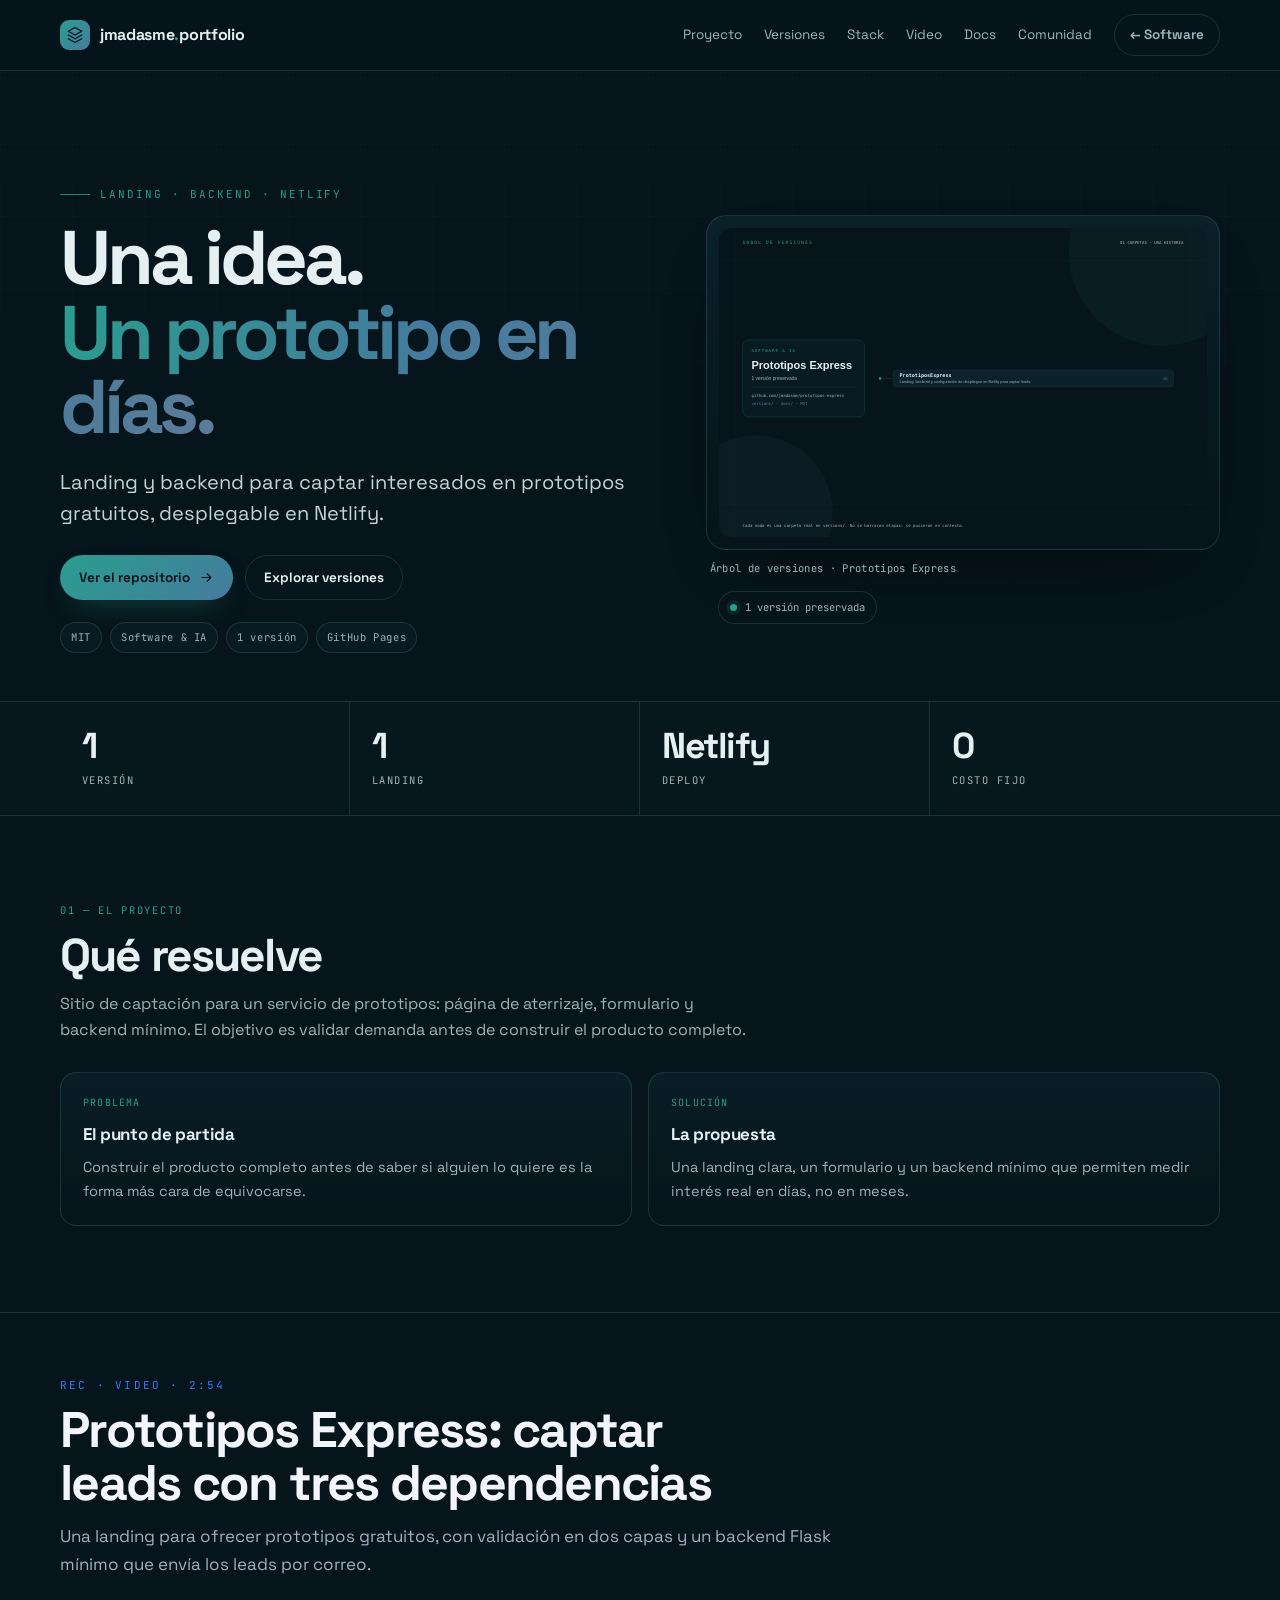
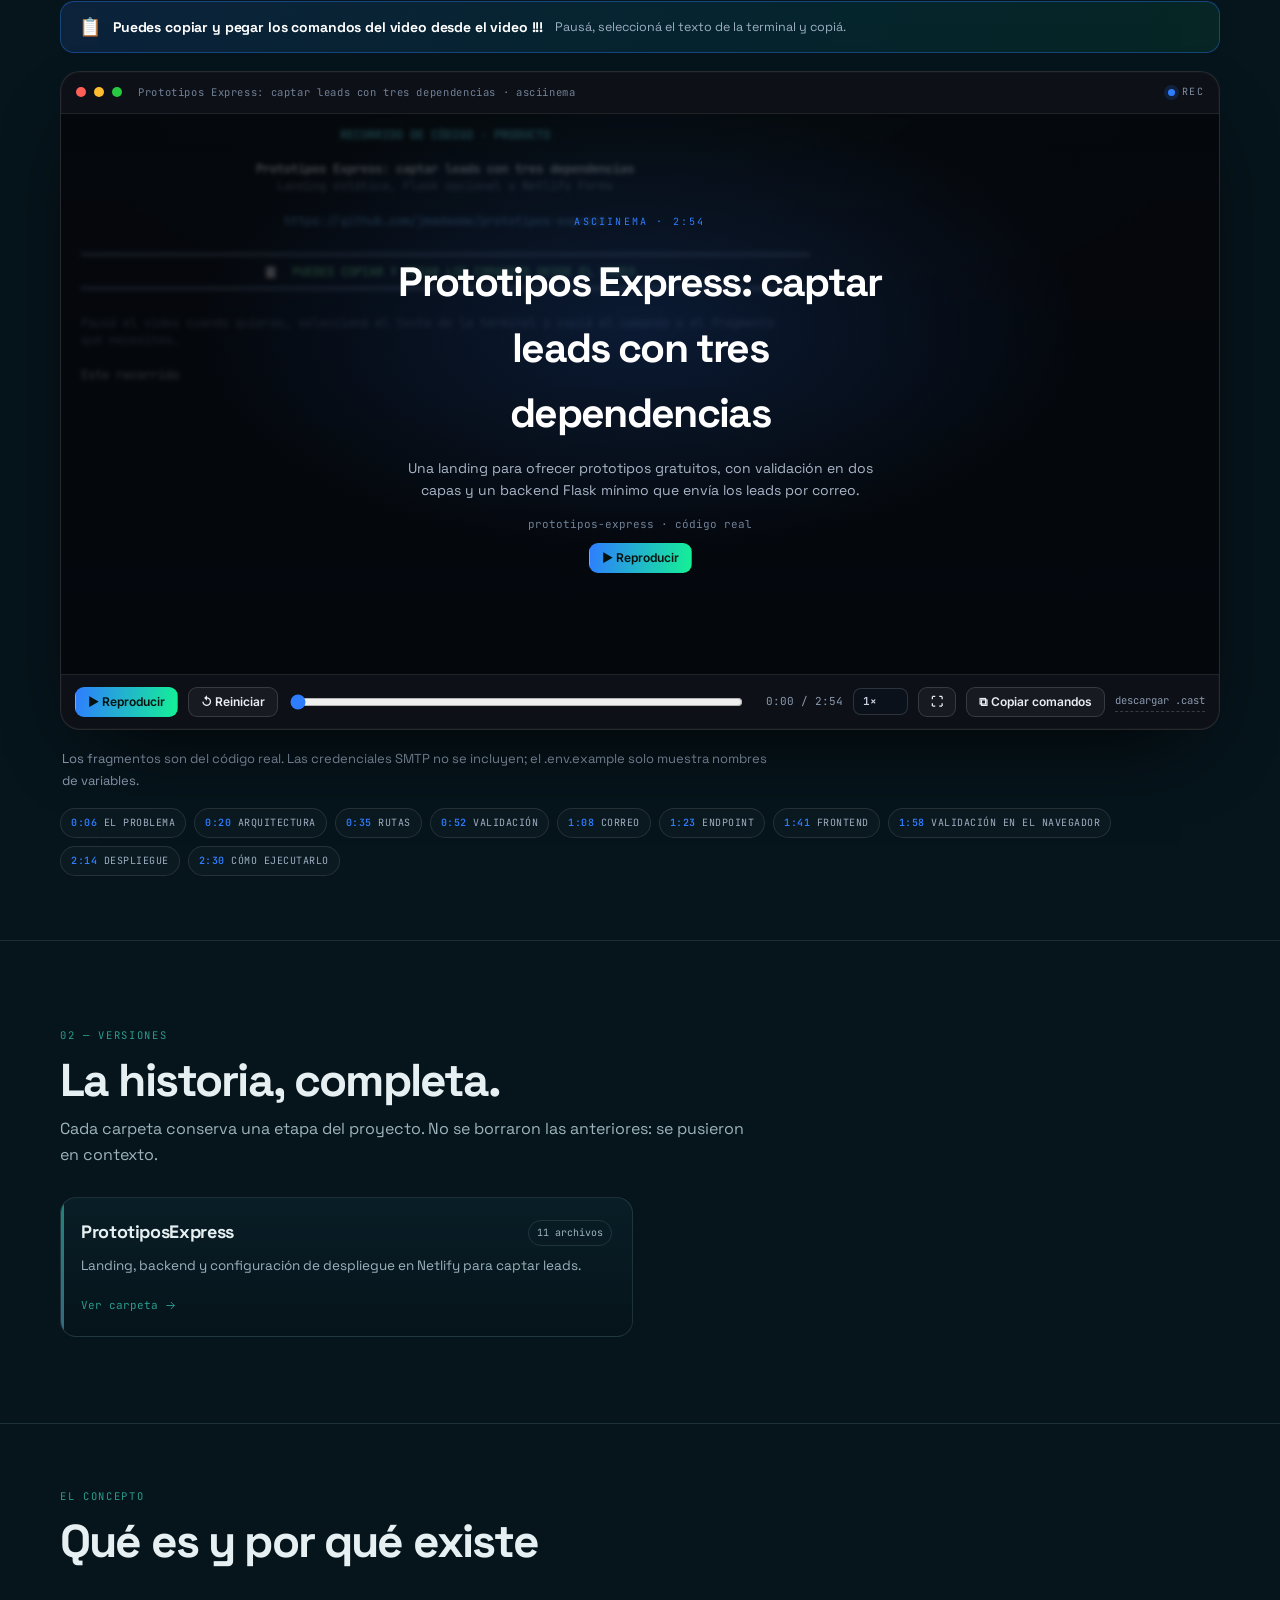
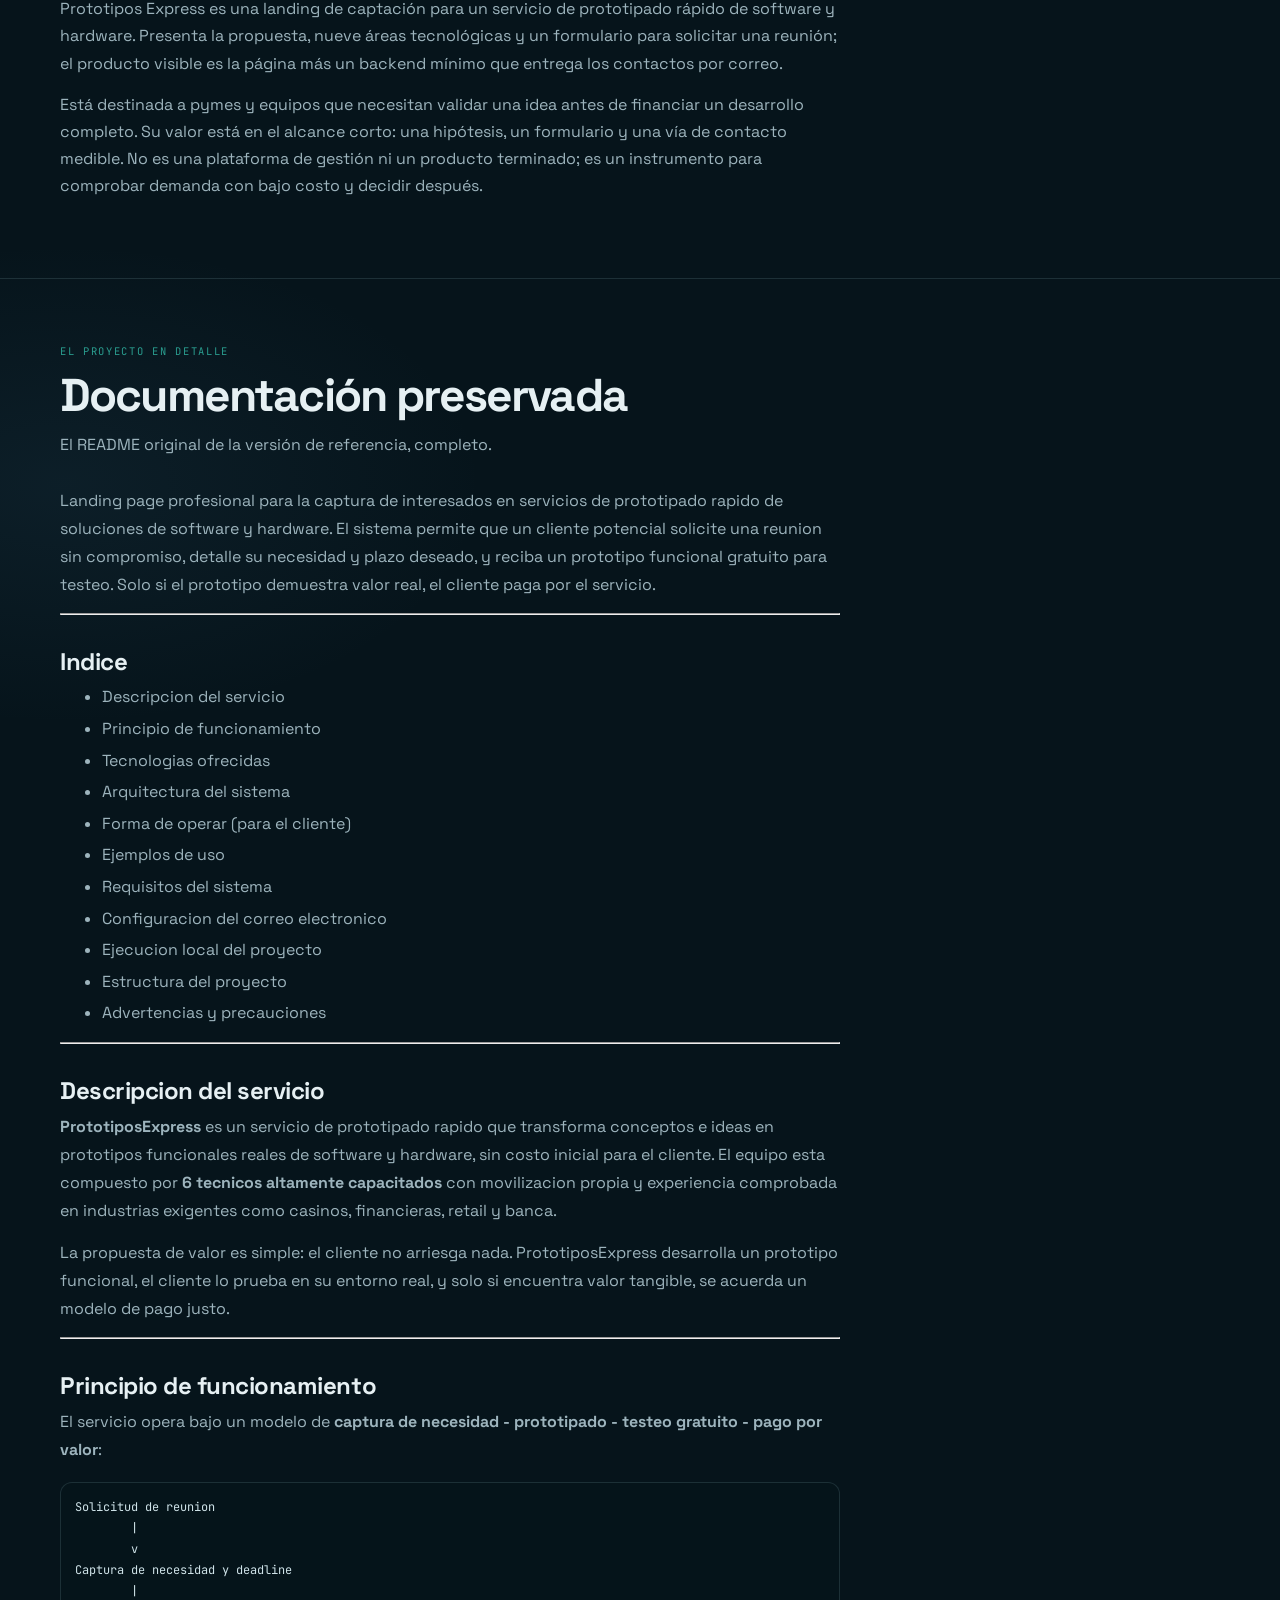
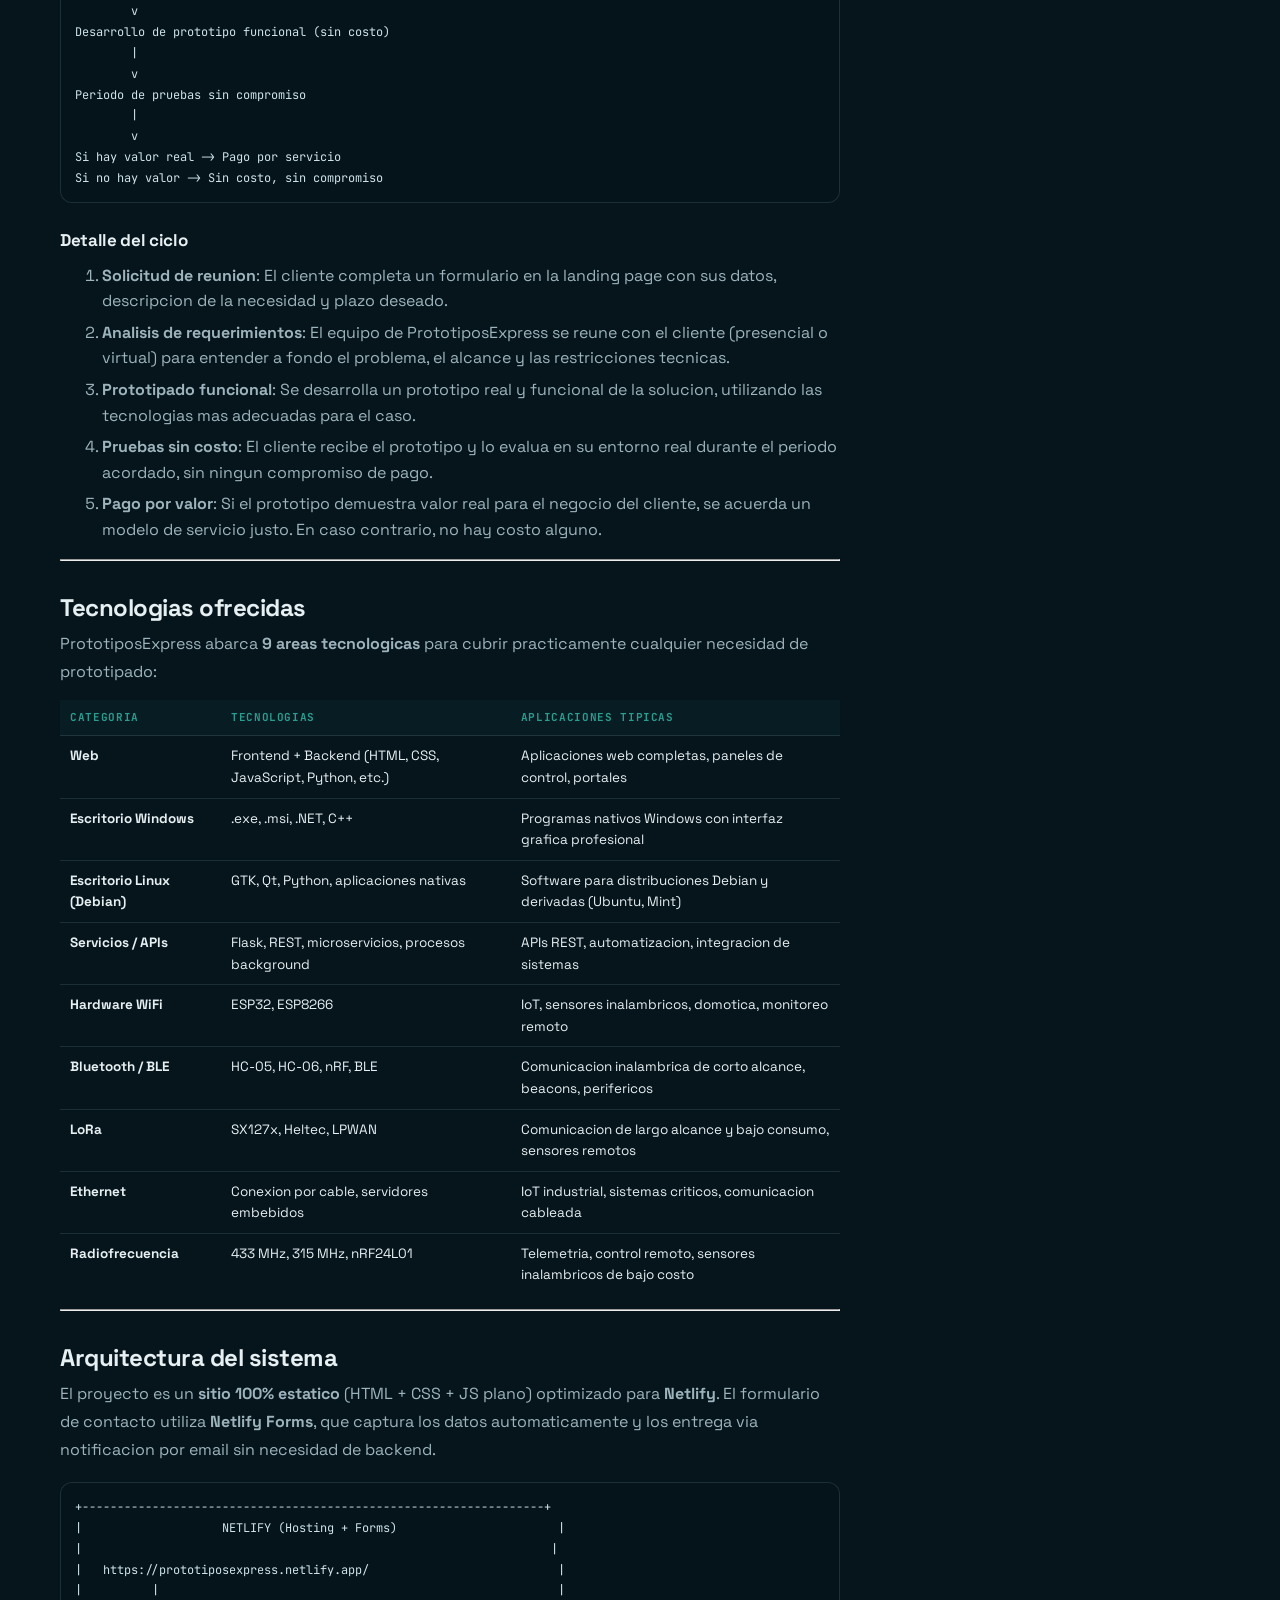
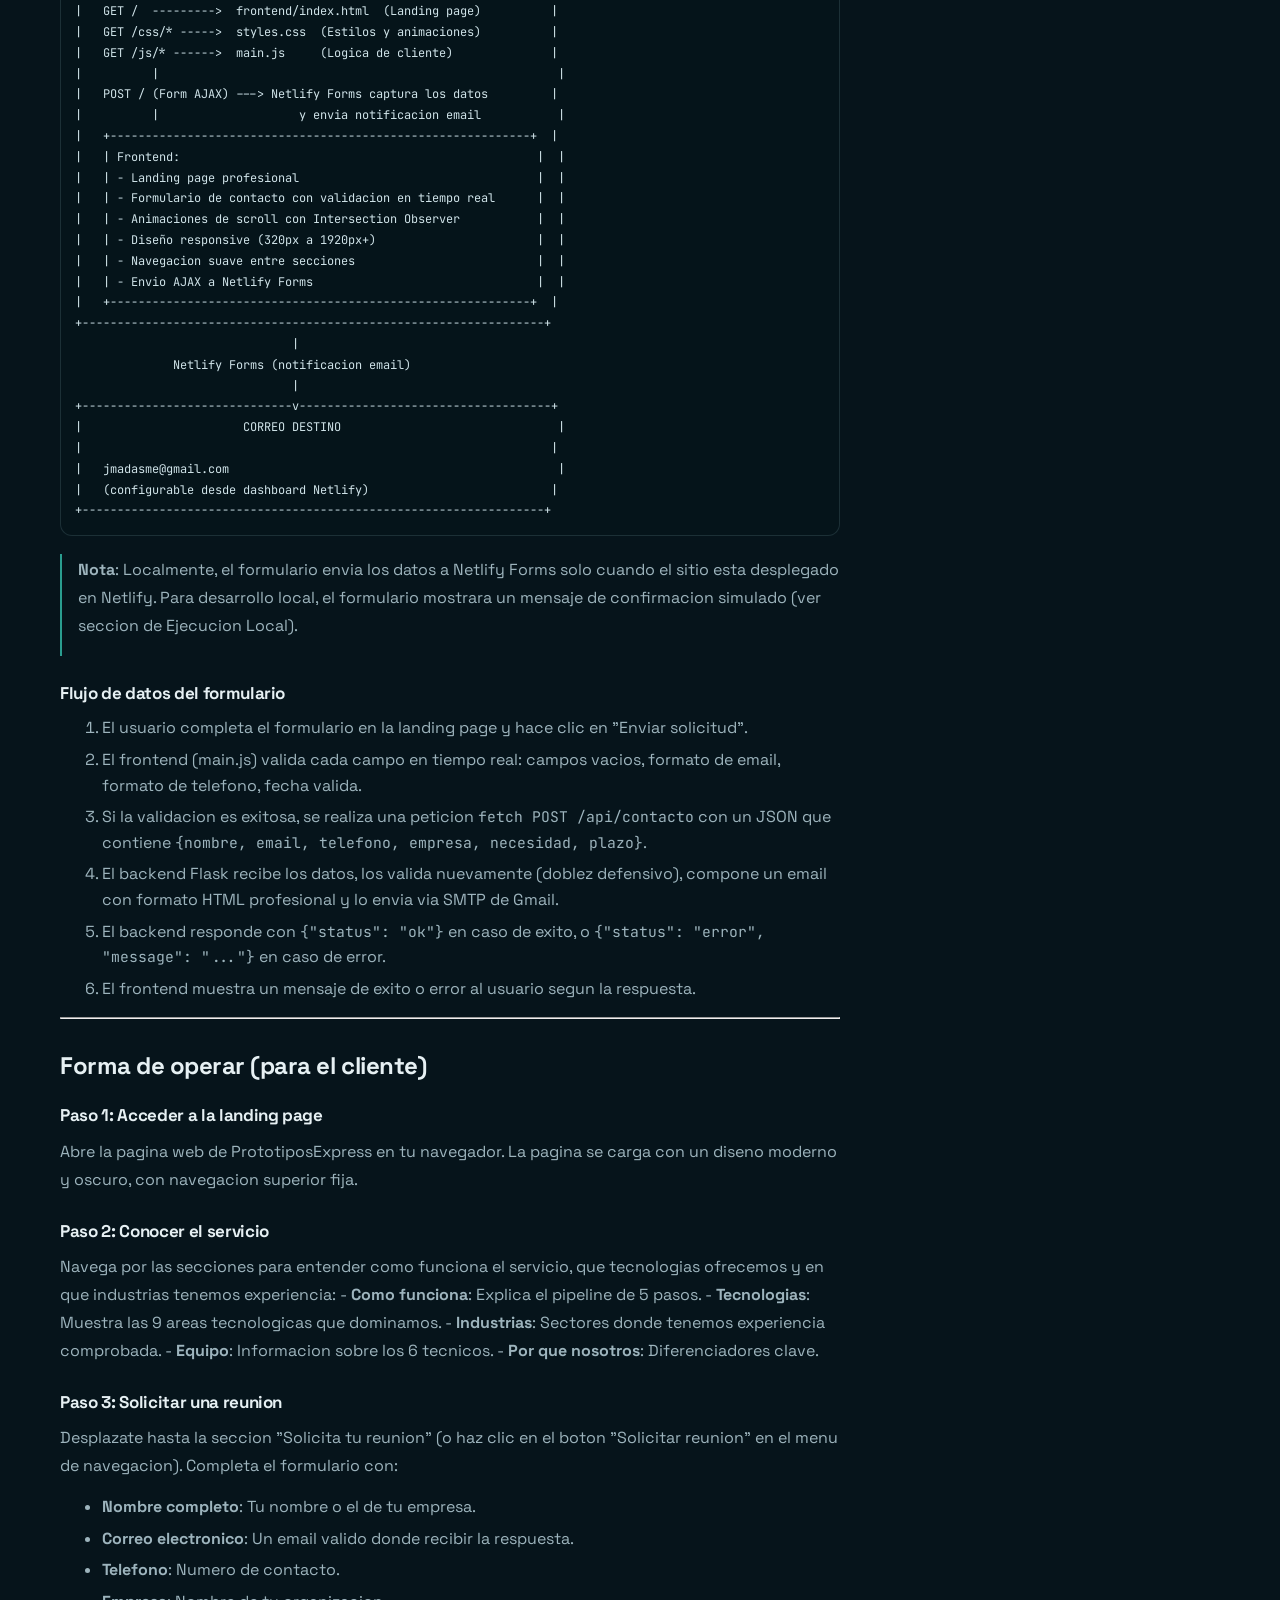
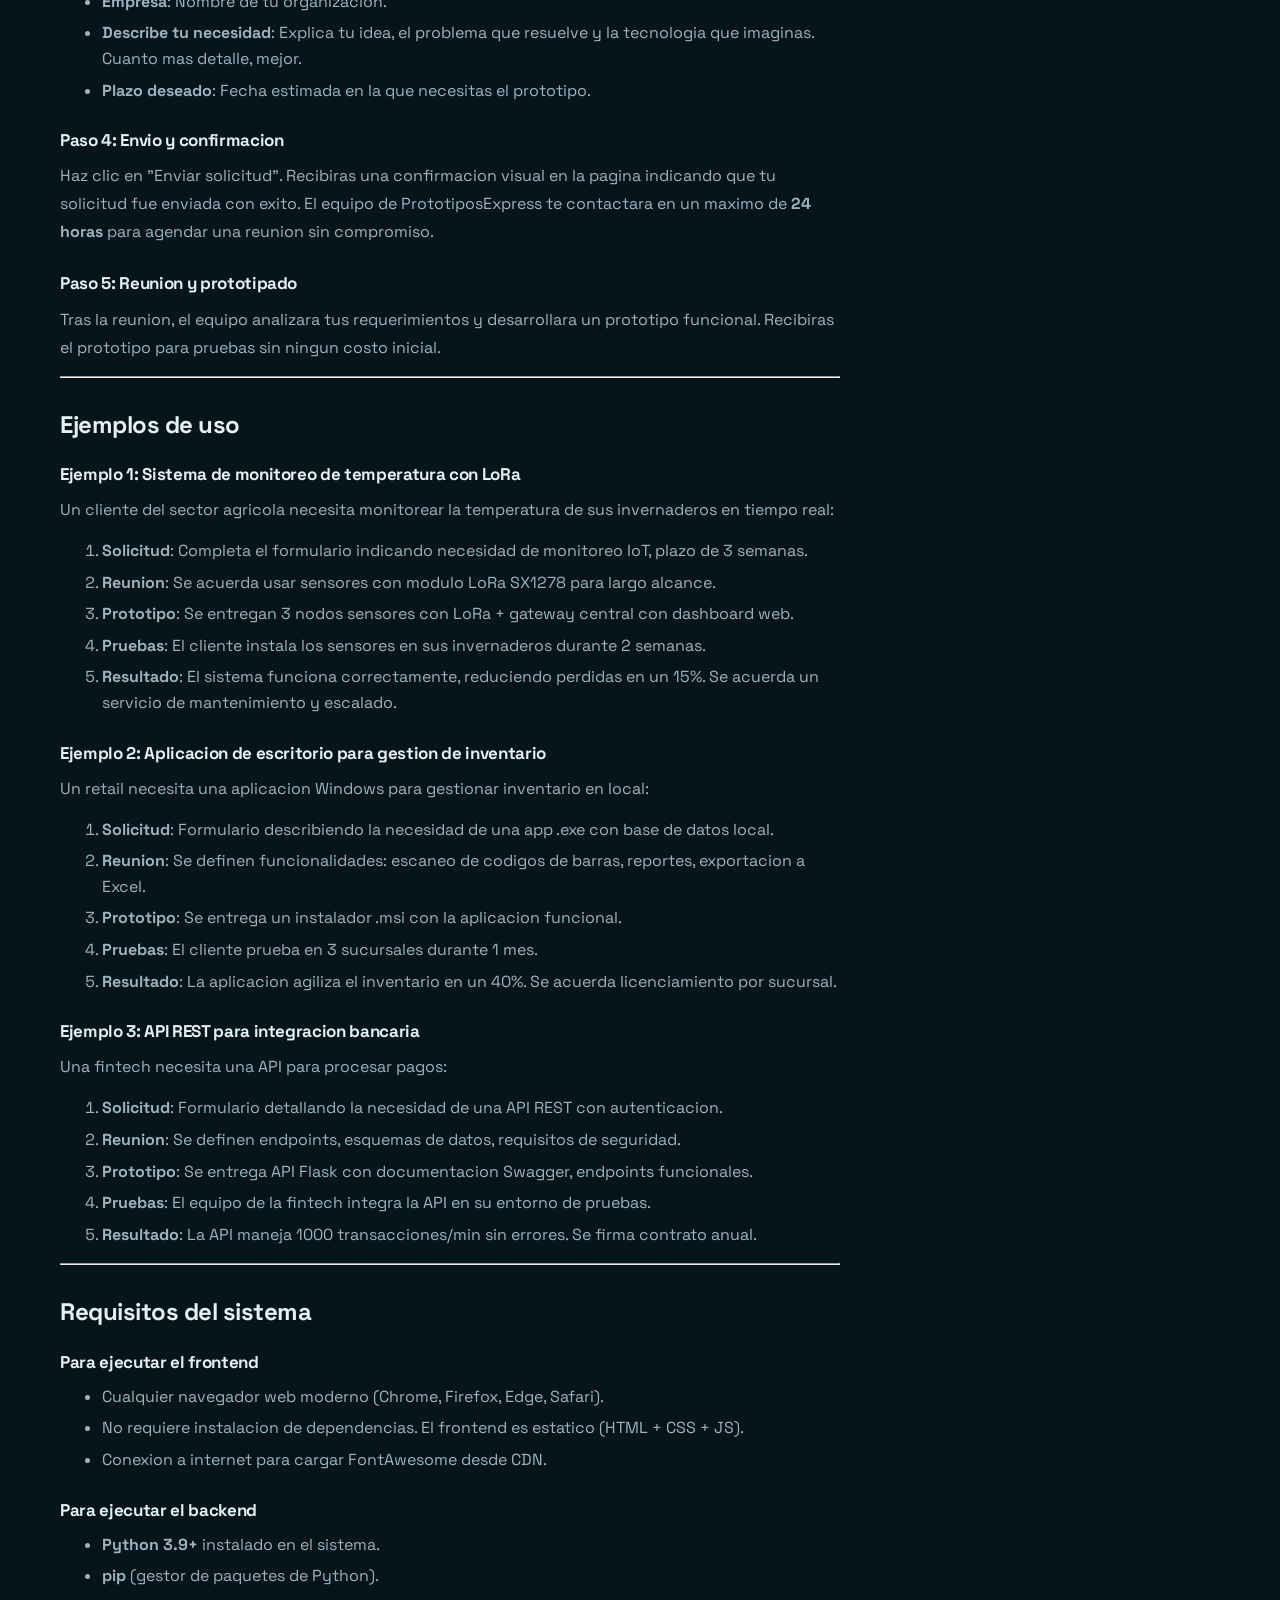
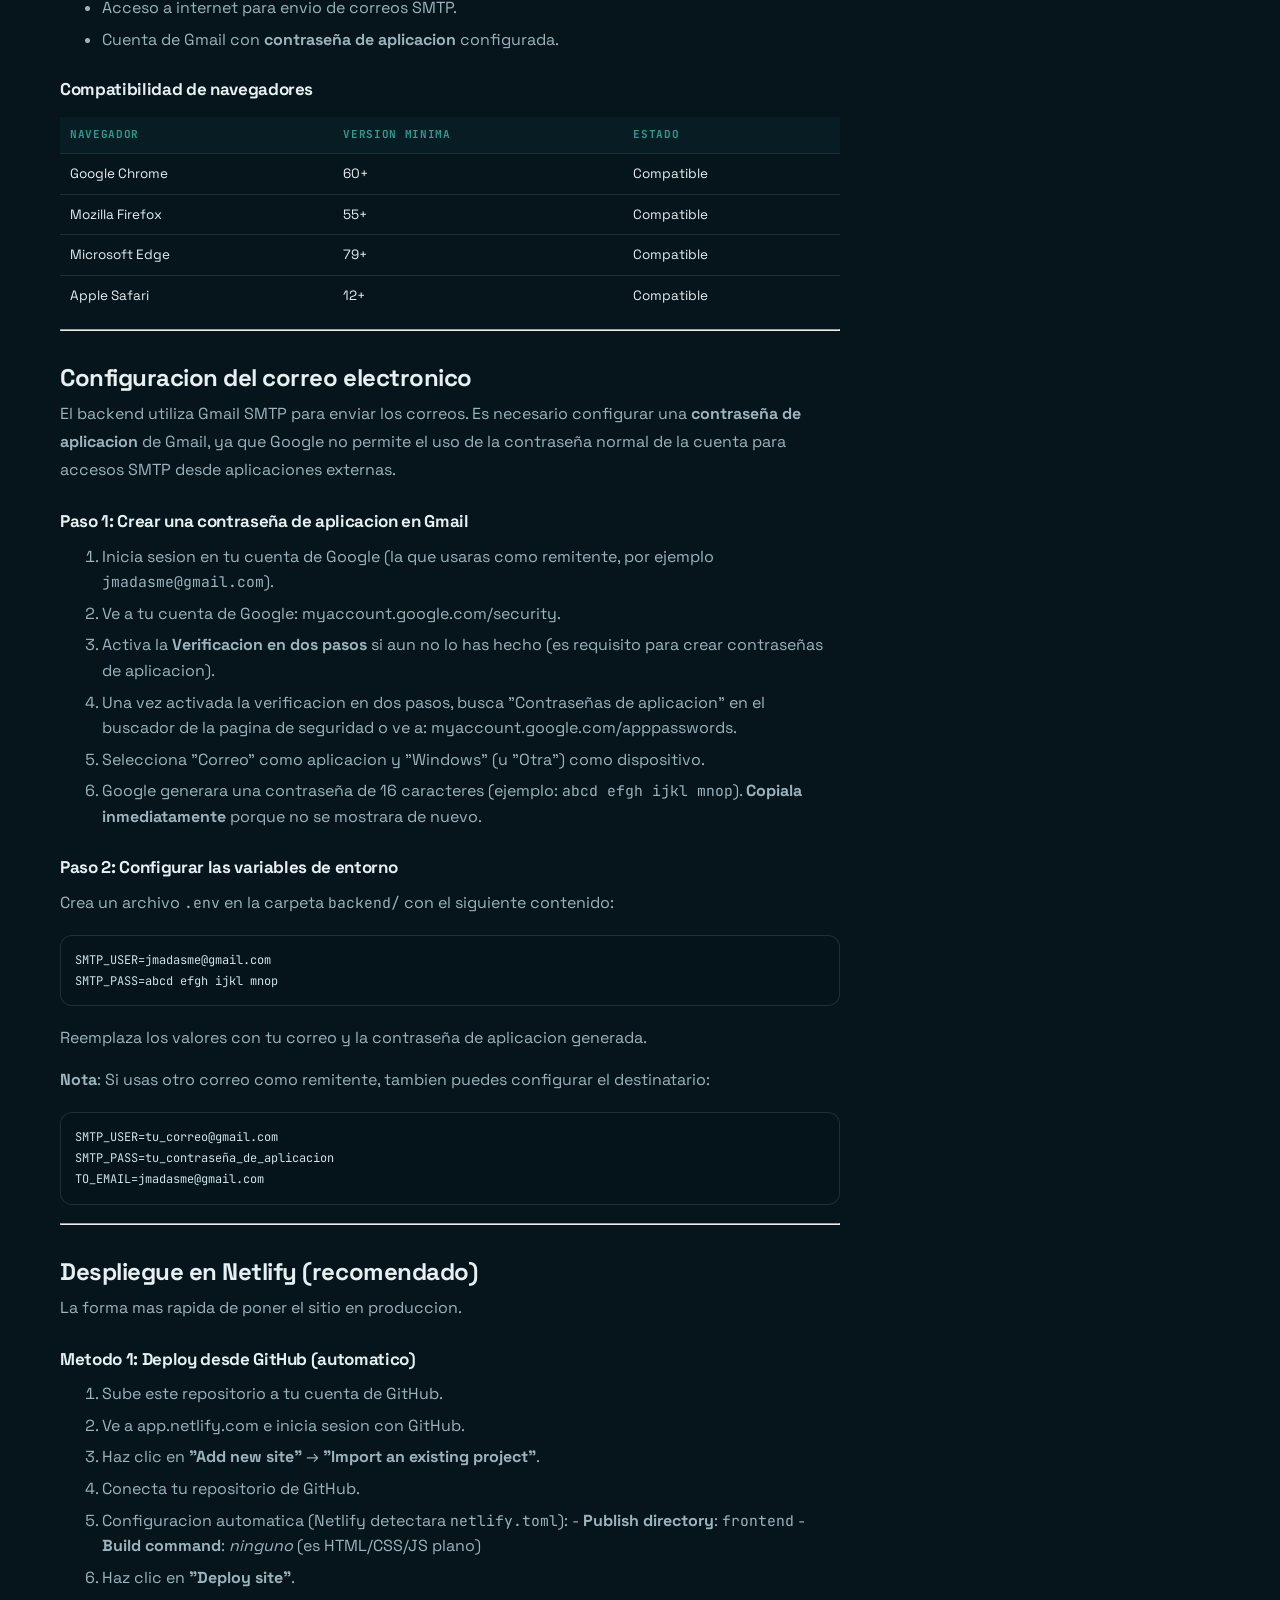
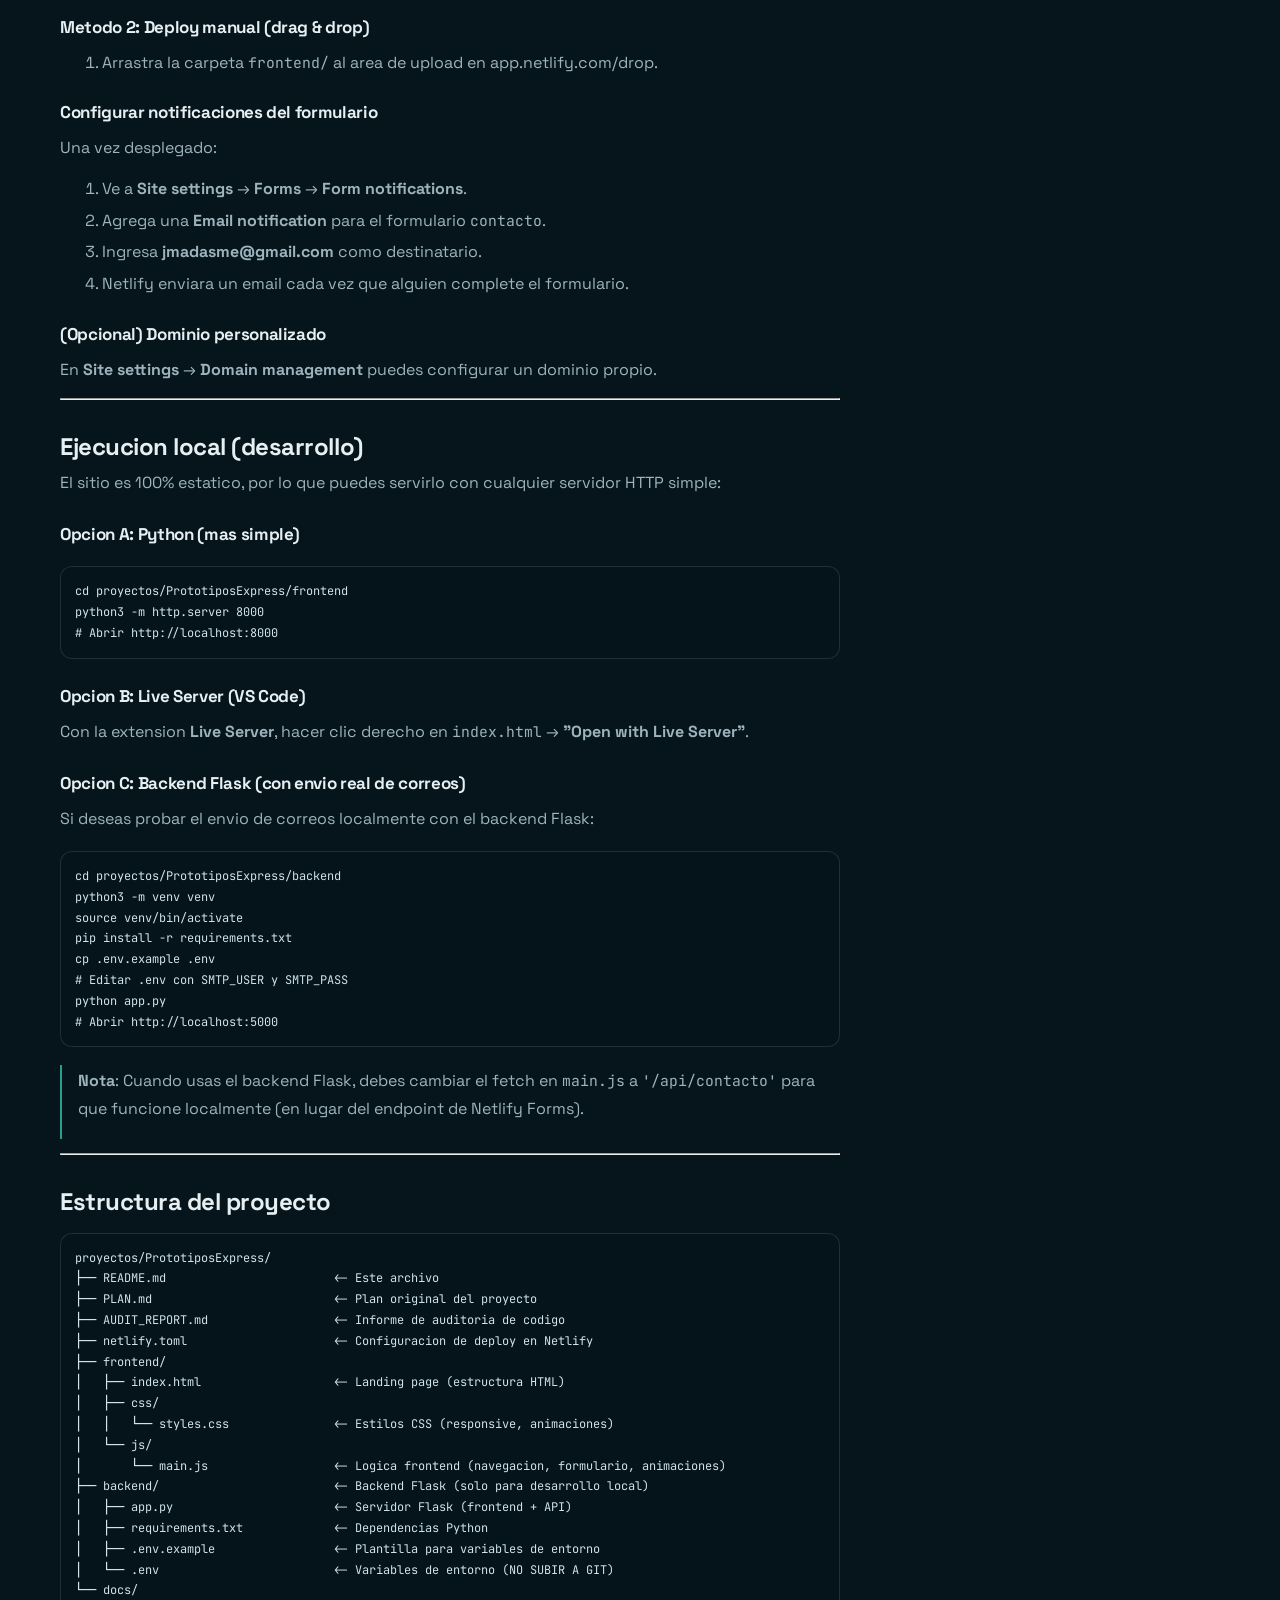
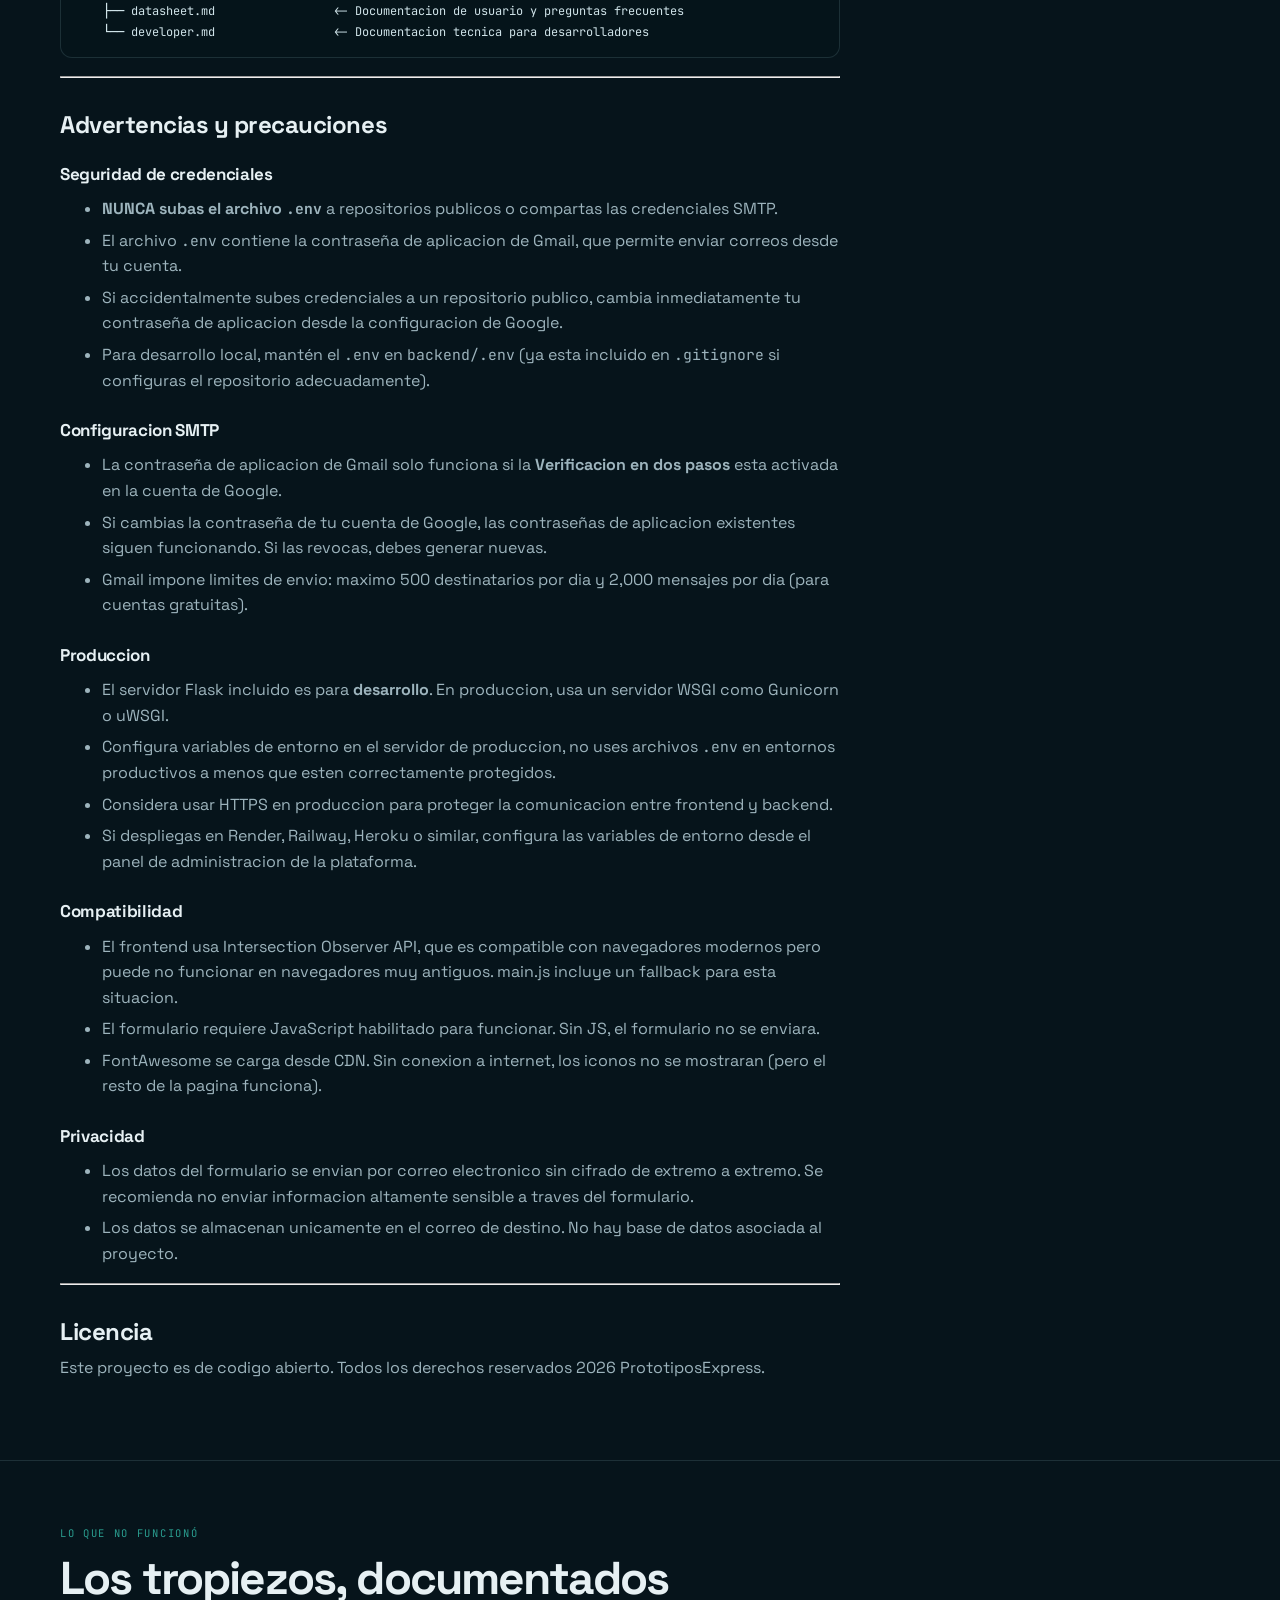
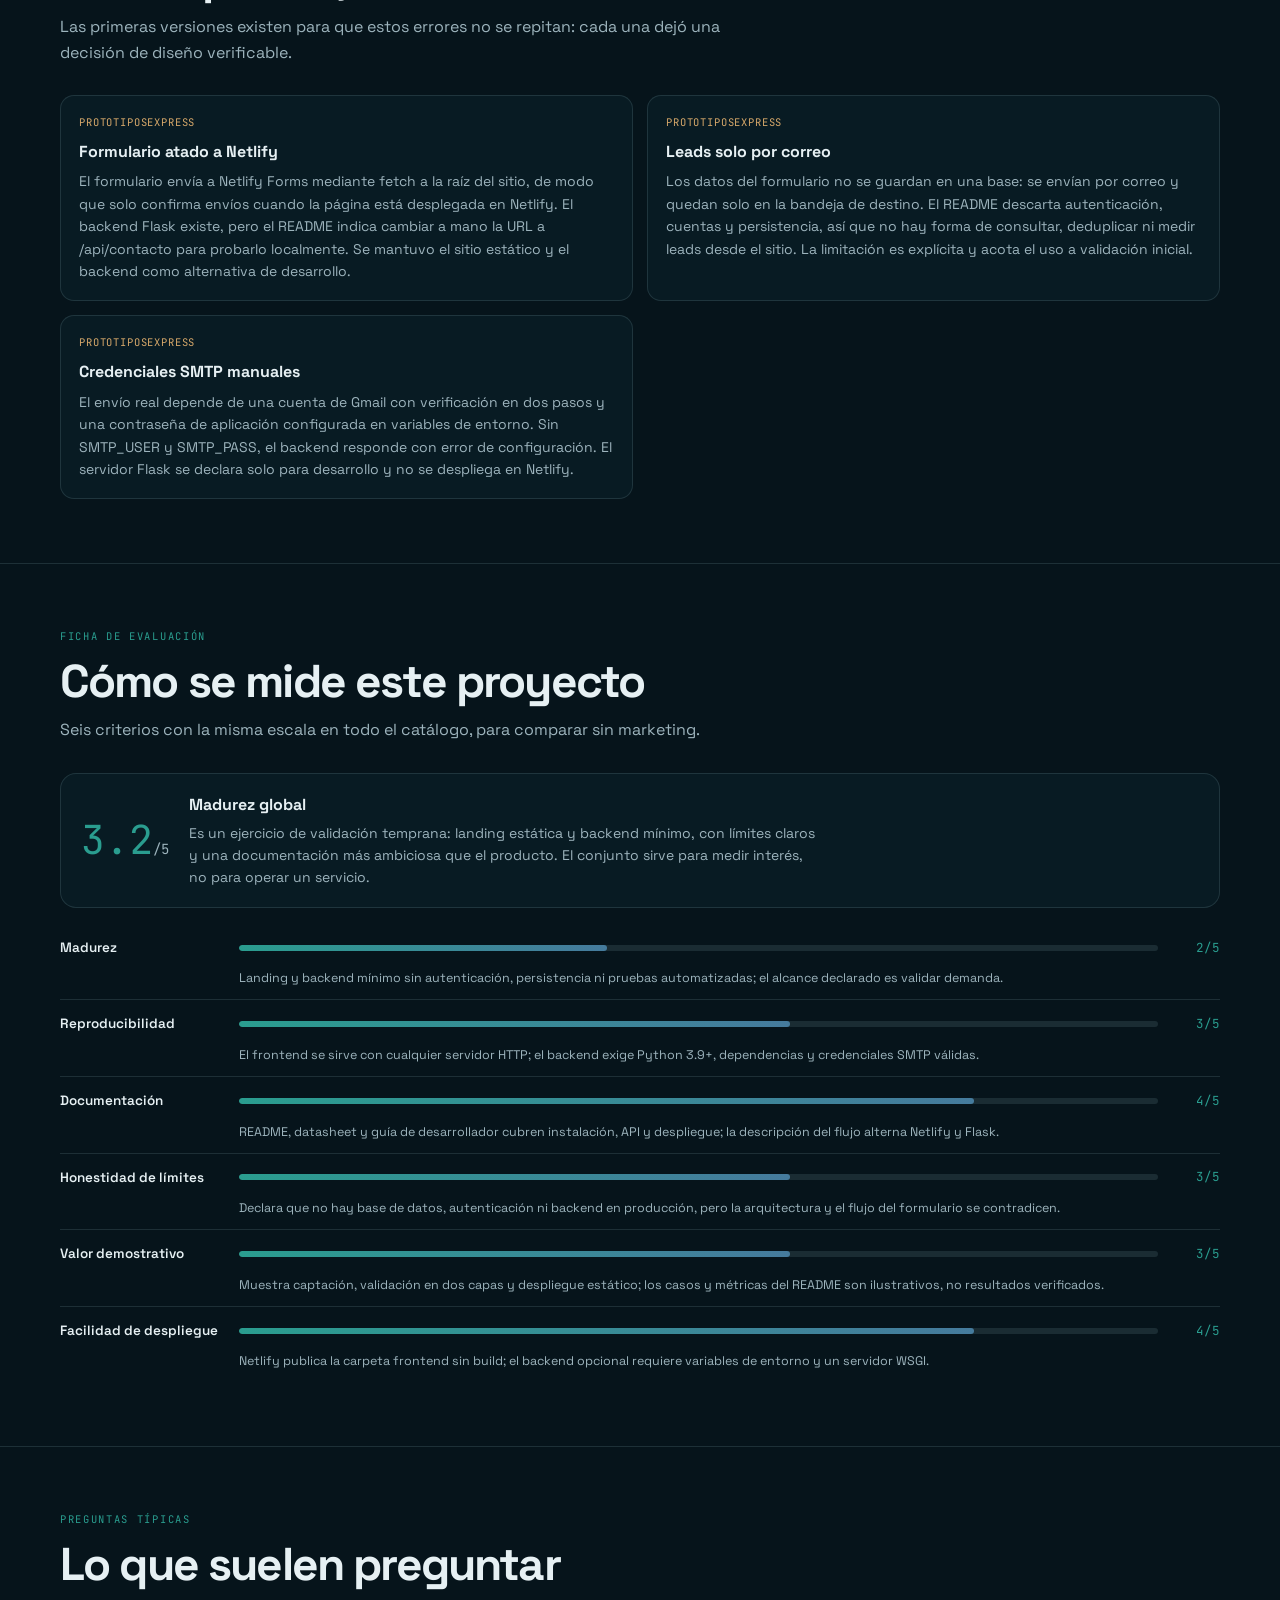
<file: docs/index.html>
<!doctype html>
<html lang="es-CL">
<head>
<meta charset="utf-8">
<meta name="viewport" content="width=device-width,initial-scale=1">
<title>Prototipos Express · jmadasme</title>
<meta name="description" content="Sitio de captación para un servicio de prototipos: página de aterrizaje, formulario y backend mínimo. El objetivo es validar demanda antes de construir el producto completo.">
<meta property="og:title" content="Prototipos Express · jmadasme">
<meta property="og:description" content="Sitio de captación para un servicio de prototipos: página de aterrizaje, formulario y backend mínimo. El objetivo es validar demanda antes de construir el producto completo.">
<meta property="og:image" content="assets/og.png">
<meta property="og:type" content="website">
<meta name="twitter:card" content="summary_large_image">
<link rel="preconnect" href="https://fonts.googleapis.com">
<link rel="preconnect" href="https://fonts.gstatic.com" crossorigin>
<link href="https://fonts.googleapis.com/css2?family=Inter:wght@400;500;600;700&family=JetBrains+Mono:wght@400;500&family=Space+Grotesk:wght@500;600;700&display=swap" rel="stylesheet">
<style>
:root{
  --bg:#06141b;--bg2:#081b23;--panel:#0b222b;
  --line:rgba(148, 190, 200, .16);--text:#e6f0f3;--muted:#9db4bd;
  --accent:#2A9D8F;--accent2:#457B9D;--accent3:#5B7C99;
  --warm:#D6A86A;
  --font:'Space Grotesk','Inter',system-ui,sans-serif;
  --mono:'JetBrains Mono',ui-monospace,SFMono-Regular,Menlo,monospace;
}
*{box-sizing:border-box}
html{scroll-behavior:smooth;scrollbar-width:none}
::-webkit-scrollbar{width:0;height:0}
body{margin:0;background:
  radial-gradient(900px 500px at 85% -10%,rgba(42,157,143,.12),transparent 60%),
  radial-gradient(700px 400px at 5% 20%,rgba(69,123,157,.10),transparent 60%),
  var(--bg);color:var(--text);font-family:var(--font);line-height:1.6;overflow-x:hidden}
body::before{content:"";position:fixed;inset:0;pointer-events:none;z-index:0;
  background-image:linear-gradient(rgba(148,190,200,.035) 1px,transparent 1px),linear-gradient(90deg,rgba(148,190,200,.035) 1px,transparent 1px);
  background-size:72px 72px;mask-image:linear-gradient(to bottom,#000 0%,transparent 70%)}
a{color:inherit;text-decoration:none}
.wrap{width:min(1160px,calc(100% - 40px));margin:0 auto;position:relative;z-index:1}
.nav{position:sticky;top:0;z-index:20;backdrop-filter:blur(16px);background:rgba(6,20,27,.78);border-bottom:1px solid var(--line)}
.nav-in{display:flex;align-items:center;justify-content:space-between;gap:18px;padding:14px 0}
.brand{display:flex;align-items:center;gap:10px;font-weight:700;letter-spacing:-.02em}
.brand-mark{width:30px;height:30px;border-radius:9px;display:grid;place-items:center;background:linear-gradient(135deg,var(--accent),var(--accent2));color:#04141a}
.nav-links{display:flex;align-items:center;gap:22px;font-size:13.5px;color:var(--muted)}
.nav-links a:hover{color:var(--text)}
.btn{display:inline-flex;align-items:center;gap:9px;border-radius:999px;padding:11px 18px;font-weight:650;font-size:13.5px;border:1px solid var(--line);transition:.18s}
.btn-primary{background:linear-gradient(135deg,var(--accent),var(--accent2));color:#04141a;border-color:transparent;box-shadow:0 12px 30px -16px rgba(42,157,143,.7)}
.btn-primary:hover{filter:brightness(1.07);transform:translateY(-1px)}
.btn-ghost:hover{border-color:rgba(148,190,200,.4);background:rgba(148,190,200,.06)}
.hero{padding:clamp(64px,9vw,116px) 0 48px}
.hero-grid{display:grid;grid-template-columns:1.08fr .92fr;gap:42px;align-items:center}
.eyebrow{font-family:var(--mono);font-size:11px;letter-spacing:.18em;text-transform:uppercase;color:var(--accent);display:flex;align-items:center;gap:10px;margin-bottom:18px}
.eyebrow::before{content:"";width:30px;height:1px;background:var(--accent);opacity:.8}
h1{font-size:clamp(42px,6.2vw,76px);line-height:.98;letter-spacing:-.055em;margin:0 0 22px;font-weight:700}
.grad{background:linear-gradient(100deg,var(--accent),var(--accent2) 55%,var(--accent3));-webkit-background-clip:text;background-clip:text;color:transparent}
.lead{font-size:clamp(17px,2vw,20px);color:#c3d4da;max-width:58ch;margin:0 0 26px;line-height:1.55}
.hero-actions{display:flex;gap:12px;flex-wrap:wrap;margin-bottom:22px}
.badges{display:flex;gap:8px;flex-wrap:wrap}
.badge{font-family:var(--mono);font-size:10.5px;letter-spacing:.06em;padding:6px 10px;border:1px solid var(--line);border-radius:999px;color:var(--muted);background:rgba(11,34,43,.55)}
.visual-frame{border:1px solid var(--line);border-radius:20px;padding:12px;background:linear-gradient(180deg,rgba(11,34,43,.9),rgba(6,20,27,.8));box-shadow:0 30px 80px -50px rgba(0,0,0,.9)}
.visual-frame img{width:100%;display:block;border-radius:12px}
.visual-caption{font-family:var(--mono);font-size:10.5px;color:var(--muted);margin:10px 4px 0;letter-spacing:.03em}
.float-chip{display:inline-flex;align-items:center;gap:8px;margin:14px 0 0 12px;font-family:var(--mono);font-size:10.5px;color:var(--muted);border:1px solid var(--line);border-radius:999px;padding:7px 11px;background:rgba(6,20,27,.8)}
.live-dot{width:7px;height:7px;border-radius:50%;background:var(--accent);box-shadow:0 0 0 4px rgba(42,157,143,.12)}
.stats{border-top:1px solid var(--line);border-bottom:1px solid var(--line);background:rgba(8,27,35,.45)}
.stats-grid{display:grid;grid-template-columns:repeat(4,1fr);gap:0}
.stat{padding:26px 22px;border-right:1px solid var(--line)}
.stat:last-child{border-right:0}
.stat-num{font-size:clamp(26px,3vw,36px);font-weight:700;letter-spacing:-.04em;line-height:1}
.stat-label{font-family:var(--mono);font-size:10.5px;text-transform:uppercase;letter-spacing:.14em;color:var(--muted);margin-top:8px}
.section{padding:clamp(52px,7vw,86px) 0;border-bottom:1px solid var(--line)}
.section.tight{padding:clamp(42px,5vw,66px) 0}
.section-head{max-width:760px;margin-bottom:30px}
.kicker{font-family:var(--mono);font-size:10.5px;letter-spacing:.16em;text-transform:uppercase;color:var(--accent);margin-bottom:12px}
h2{font-size:clamp(30px,4vw,46px);line-height:1.05;letter-spacing:-.04em;margin:0 0 12px}
.section-sub{color:var(--muted);font-size:16px;margin:0;max-width:70ch}
.two{display:grid;grid-template-columns:1fr 1fr;gap:16px}
.card{border:1px solid var(--line);border-radius:16px;padding:22px;background:linear-gradient(180deg,rgba(11,34,43,.72),rgba(6,20,27,.6))}
.card h3{margin:0 0 8px;font-size:17px;letter-spacing:-.02em}
.card p{margin:0;color:var(--muted);font-size:14.5px}
.card .tag{font-family:var(--mono);font-size:10px;letter-spacing:.12em;text-transform:uppercase;color:var(--accent);margin-bottom:10px;display:block}
.timeline{display:grid;grid-template-columns:repeat(4,1fr);gap:12px}
.step{border:1px solid var(--line);border-radius:14px;padding:18px;background:rgba(8,27,35,.55)}
.step-n{font-family:var(--mono);font-size:10.5px;color:var(--accent);margin-bottom:10px}
.step h4{margin:0 0 6px;font-size:14.5px}
.step p{margin:0;color:var(--muted);font-size:13px}
.versions{display:grid;grid-template-columns:repeat(2,1fr);gap:14px}
.version{border:1px solid var(--line);border-radius:16px;padding:20px;background:linear-gradient(180deg,rgba(11,34,43,.7),rgba(6,20,27,.55));position:relative;overflow:hidden}
.version::before{content:"";position:absolute;left:0;top:0;bottom:0;width:3px;background:linear-gradient(180deg,var(--accent),var(--accent2));opacity:.8}
.version-top{display:flex;align-items:center;justify-content:space-between;gap:10px;margin-bottom:8px}
.version h3{margin:0;font-size:18px;letter-spacing:-.02em}
.version .count{font-family:var(--mono);font-size:10px;color:var(--muted);border:1px solid var(--line);padding:4px 8px;border-radius:999px}
.version p{margin:0 0 14px;color:var(--muted);font-size:13.5px}
.version a{font-family:var(--mono);font-size:11px;color:var(--accent);display:inline-flex;align-items:center;gap:6px}
.version a:hover{color:var(--text)}
.features{display:grid;grid-template-columns:repeat(3,1fr);gap:12px}
.feature{border:1px solid var(--line);border-radius:14px;padding:18px;background:rgba(8,27,35,.45)}
.feature h4{margin:0 0 6px;font-size:14.5px}
.feature p{margin:0;color:var(--muted);font-size:13px}
.stack-grid{display:grid;grid-template-columns:1fr 1fr;gap:16px;align-items:start}
.chips{display:flex;flex-wrap:wrap;gap:8px;margin-bottom:14px}
.chip{font-family:var(--mono);font-size:10.5px;padding:6px 10px;border:1px solid var(--line);border-radius:999px;color:var(--muted);background:rgba(11,34,43,.55)}
.note{display:flex;gap:10px;align-items:flex-start;border:1px solid var(--line);border-radius:12px;padding:13px;color:var(--muted);font-size:12.5px;background:rgba(11,34,43,.35)}
.note svg{flex:0 0 auto;color:var(--accent);margin-top:1px}
.terminal{border:1px solid var(--line);border-radius:14px;background:#041016;overflow:hidden}
.terminal-bar{display:flex;align-items:center;gap:6px;padding:10px 12px;border-bottom:1px solid var(--line);background:rgba(11,34,43,.7)}
.dot{width:8px;height:8px;border-radius:50%;background:#36515c}
.dot:first-child{background:#9b5b5b}.dot:nth-child(2){background:#9b8a5b}.dot:nth-child(3){background:#4f8f78}
.terminal pre{margin:0;padding:16px;overflow:auto;font-family:var(--mono);font-size:12px;line-height:1.75;color:#c9dde2}
.docs{display:grid;grid-template-columns:repeat(3,1fr);gap:12px}
.doc{display:flex;flex-direction:column;gap:6px;border:1px solid var(--line);border-radius:14px;padding:17px;background:rgba(8,27,35,.45);transition:.18s}
.doc:hover{border-color:rgba(42,157,143,.45);transform:translateY(-2px)}
.doc .tag{font-family:var(--mono);font-size:9.5px;letter-spacing:.12em;color:var(--accent);text-transform:uppercase}
.doc h4{margin:0;font-size:14.5px}
.doc p{margin:0;color:var(--muted);font-size:12.5px}
.cta{padding:clamp(54px,7vw,88px) 0;text-align:center}
.cta-box{border:1px solid var(--line);border-radius:22px;padding:clamp(30px,5vw,56px);background:
  radial-gradient(600px 260px at 50% 0%,rgba(42,157,143,.16),transparent 70%),
  linear-gradient(180deg,rgba(11,34,43,.8),rgba(6,20,27,.65))}
.cta h2{max-width:22ch;margin:0 auto 14px}
.cta p{color:var(--muted);max-width:64ch;margin:0 auto 24px}
.footer{border-top:1px solid var(--line);padding:34px 0 46px;color:var(--muted);font-size:12.5px}
.footer-grid{display:flex;justify-content:space-between;gap:20px;flex-wrap:wrap}
.footer a{color:var(--muted)}.footer a:hover{color:var(--text)}
.reveal{opacity:1;transform:none}
@media(max-width:900px){
  .hero-grid,.stack-grid{grid-template-columns:1fr}
  .stats-grid{grid-template-columns:1fr 1fr}
  .stat:nth-child(2){border-right:0}
  .timeline,.features,.docs{grid-template-columns:1fr 1fr}
  .versions{grid-template-columns:1fr}
}
@media(max-width:620px){
  .nav-links a:not(.btn){display:none}
  .two,.timeline,.features,.docs{grid-template-columns:1fr}
  .stats-grid{grid-template-columns:1fr}
  .stat{border-right:0;border-bottom:1px solid var(--line)}
  h1{font-size:42px}
}

/* ── Contenido heredado del proyecto original, en clave sobria ── */
.rich{max-width:78ch}
.rich p{margin:0 0 14px;color:#c3d4da}
.rich h3{margin:26px 0 10px;font-size:19px;letter-spacing:-.02em}
.rich h4{margin:22px 0 8px;font-size:15px;letter-spacing:-.01em}
.rich ul,.rich ol{margin:0 0 16px;padding-left:22px;color:#c3d4da}
.rich li{margin:0 0 6px}
.rich figure{margin:22px 0;border:1px solid var(--line);border-radius:16px;padding:10px;background:rgba(11,34,43,.5)}
.rich figure img{width:100%;display:block;border-radius:10px}
.rich figcaption{font-family:var(--mono);font-size:11px;color:var(--muted);margin-top:9px;line-height:1.5}
.rich .table-wrap{overflow-x:auto;margin:18px 0;border:1px solid var(--line);border-radius:12px}
.rich table{border-collapse:collapse;width:100%;font-size:13.5px}
.rich th,.rich td{padding:9px 12px;border-bottom:1px solid var(--line);text-align:left;vertical-align:top}
.rich th{font-family:var(--mono);font-size:10.5px;letter-spacing:.08em;text-transform:uppercase;color:var(--muted);background:rgba(11,34,43,.6)}
.rich tr:last-child td{border-bottom:0}
.rich pre{margin:18px 0;padding:14px 16px;border:1px solid var(--line);border-radius:12px;background:#04141a;overflow-x:auto;font-family:var(--mono);font-size:12px;line-height:1.6;color:#cfe3e8}
.rich code{font-family:var(--mono);font-size:.92em}
.rich .note{margin:18px 0;padding:13px 16px;border-left:2px solid var(--accent);background:rgba(42,157,143,.07);color:#c3d4da;font-size:14px}
.rich .card-grid{display:grid;grid-template-columns:repeat(auto-fit,minmax(220px,1fr));gap:14px;margin:18px 0}
.rich .card-grid .card{margin:0}


.rich h3{margin:26px 0 8px}
.rich p{margin:0 0 14px;color:var(--muted);line-height:1.7}
.fail-grid{display:grid;grid-template-columns:repeat(2,minmax(0,1fr));gap:14px;margin-top:6px}
.fail{background:rgba(11,34,43,.55);border:1px solid var(--line);border-radius:14px;padding:18px}
.fail .v{font-family:var(--mono);font-size:10.5px;letter-spacing:.08em;text-transform:uppercase;color:var(--warm,#D6A86A)}
.fail h3{font-size:16px;margin:8px 0 6px}
.fail p{font-size:14px;margin:0;color:var(--muted)}
.rating-head{display:flex;align-items:center;gap:20px;margin:6px 0 18px;padding:18px 20px;border:1px solid var(--line);border-radius:16px;background:rgba(11,34,43,.55)}
.rating-avg{font-family:var(--mono);font-size:40px;line-height:1;color:var(--accent)}
.rating-avg small{font-size:14px;color:var(--muted)}
.rating-head p{margin:4px 0 0;font-size:14px;color:var(--muted);max-width:70ch}
.rating{display:grid;gap:2px}
.rating-row{display:grid;grid-template-columns:165px minmax(90px,1fr) 48px;gap:14px;align-items:center;padding:11px 0;border-bottom:1px solid var(--line)}
.rating-row:last-child{border-bottom:0}
.rating-name{font-size:13.5px;font-weight:600}
.rating-bar{height:6px;border-radius:99px;background:rgba(148,190,200,.14);overflow:hidden}
.rating-bar i{display:block;height:100%;border-radius:99px;background:linear-gradient(90deg,var(--accent),var(--accent2))}
.rating-score{font-family:var(--mono);font-size:12.5px;color:var(--accent);text-align:right}
.rating-note{grid-column:2/-1;font-size:12.5px;color:var(--muted);margin-top:-4px}
.faq{display:grid;gap:0;margin-top:4px}
.faq details{border-bottom:1px solid var(--line);padding:14px 0}
.faq summary{cursor:pointer;font-weight:600;font-size:15px;list-style:none}
.faq summary::-webkit-details-marker{display:none}
.faq summary::before{content:"+";display:inline-block;width:18px;color:var(--accent);font-family:var(--mono)}
.faq details[open] summary::before{content:"–"}
.faq p{margin:10px 0 0 18px;font-size:14px;color:var(--muted)}
@media(max-width:720px){
  .fail-grid{grid-template-columns:1fr}
  .rating-head{flex-direction:column;align-items:flex-start}
  .rating-row{grid-template-columns:120px 1fr 44px}
}


.detail h2{margin:34px 0 10px;font-size:24px;letter-spacing:-.02em}
.detail h3{margin:24px 0 8px;font-size:17px}
.detail p{margin:0 0 14px;color:var(--muted);line-height:1.75}
.detail ul,.detail ol{margin:0 0 16px 20px;color:var(--muted)}
.detail li{margin:6px 0}
.detail table{width:100%;border-collapse:collapse;margin:14px 0;font-size:13.5px}
.detail th,.detail td{border-bottom:1px solid var(--line);padding:9px 10px;text-align:left;vertical-align:top}
.detail th{font-family:var(--mono);font-size:11px;text-transform:uppercase;letter-spacing:.06em;color:var(--accent)}
.detail pre{background:rgba(6,20,27,.75);border:1px solid var(--line);border-radius:12px;padding:14px;overflow:auto;font-size:13px}
.detail code{font-family:var(--mono);font-size:.92em}
.detail img{max-width:100%;border-radius:12px;border:1px solid var(--line)}
.detail blockquote{border-left:2px solid var(--accent);margin:14px 0;padding:2px 0 2px 16px;color:var(--muted)}

</style>
<link rel="stylesheet" href="assets/community.css?v=1">
<link href="rec/player.css?v=2" rel="stylesheet"/>
</head>
<body>
<header class="nav"><div class="wrap nav-in">
  <a class="brand" href="/"><span class="brand-mark"><svg viewBox="0 0 24 24" width="18" height="18" fill="none" stroke="currentColor" stroke-width="1.7" stroke-linecap="round" stroke-linejoin="round" aria-hidden="true"><path d="m12 2 9 5-9 5-9-5 9-5z"/><path d="m3 12 9 5 9-5M3 17l9 5 9-5"/></svg></span><span>jmadasme<span style="color:var(--accent)">.</span>portfolio</span></a>
  <nav class="nav-links">
    <a href="#proyecto">Proyecto</a><a href="#versiones">Versiones</a><a href="#stack">Stack</a><a href="#video">Video</a>
<a href="#docs">Docs</a><a href="#comunidad">Comunidad</a>
    <a class="btn btn-ghost" style="padding:9px 15px" href="/software/">← Software</a>
  </nav>
</div></header>
<main id="top">
<section class="hero"><div class="wrap hero-grid">
  <div class="hero-copy">
    <div class="eyebrow">Landing · Backend · Netlify</div>
    <h1>Una idea.<br><span class='grad'>Un prototipo en días.</span></h1>
    <p class="lead">Landing y backend para captar interesados en prototipos gratuitos, desplegable en Netlify.</p>
    <div class="hero-actions">
      <a class="btn btn-primary" href="https://github.com/jmadasme/prototipos-express" target="_blank" rel="noopener">Ver el repositorio <svg viewBox="0 0 24 24" width="15" height="15" fill="none" stroke="currentColor" stroke-width="1.7" stroke-linecap="round" stroke-linejoin="round" aria-hidden="true"><path d="M5 12h14M13 6l6 6-6 6"/></svg></a>
      <a class="btn btn-ghost" href="#versiones">Explorar versiones</a>
    </div>
    <div class="badges"><span class="badge">MIT</span><span class="badge">Software &amp; IA</span><span class="badge">1 versión</span><span class="badge">GitHub Pages</span></div>
  </div>
  <div class="hero-visual">
    <div class="visual-frame"><img src="assets/architecture.svg" alt="Árbol de versiones de Prototipos Express"></div>
    <div class="visual-caption">Árbol de versiones · Prototipos Express</div>
    <div class="float-chip"><span class="live-dot"></span>1 versión preservada</div>
  </div>
</div></section>

<section class="stats"><div class="wrap stats-grid"><div class="stat"><div class="stat-num">1</div><div class="stat-label">versión</div></div><div class="stat"><div class="stat-num">1</div><div class="stat-label">landing</div></div><div class="stat"><div class="stat-num">Netlify</div><div class="stat-label">deploy</div></div><div class="stat"><div class="stat-num">0</div><div class="stat-label">costo fijo</div></div></div></section>

<section class="section" id="proyecto"><div class="wrap">
  <div class="section-head reveal"><div class="kicker">01 — El proyecto</div><h2>Qué resuelve</h2><p class="section-sub">Sitio de captación para un servicio de prototipos: página de aterrizaje, formulario y backend mínimo. El objetivo es validar demanda antes de construir el producto completo.</p></div>
  <div class="two">
    <div class="card reveal"><span class="tag">Problema</span><h3>El punto de partida</h3><p>Construir el producto completo antes de saber si alguien lo quiere es la forma más cara de equivocarse.</p></div>
    <div class="card reveal"><span class="tag">Solución</span><h3>La propuesta</h3><p>Una landing clara, un formulario y un backend mínimo que permiten medir interés real en días, no en meses.</p></div>
  </div>
</div></section>


<section class="section tight rec-section" id="video" style="--accent:#2E7DFF;--accent2:#14F195">
<div class="wrap">
<div class="rec-kicker">REC · VIDEO · 2:54</div>
<h2 class="rec-h2">Prototipos Express: captar leads con tres dependencias</h2>
<p class="rec-lead">Una landing para ofrecer prototipos gratuitos, con validación en dos capas y un backend Flask mínimo que envía los leads por correo.</p>
<div class="rec-banner">
<span class="rec-banner-icon">📋</span>
<strong>Puedes copiar y pegar los comandos del video desde el video !!!</strong>
<span>Pausá, seleccioná el texto de la terminal y copiá.</span>
</div>
<div class="rec-shell">
<div class="rec-bar"><i></i><i></i><i></i><span class="rec-title">Prototipos Express: captar leads con tres dependencias · asciinema</span><span class="rec-rec"><b></b>REC</span></div>
<div class="rec-screen-wrap">
<div class="rec-screen" id="rec-screen"></div>
<div class="rec-poster" id="rec-poster">
<div class="rec-kicker">ASCIINEMA · 2:54</div>
<h3>Prototipos Express: captar leads con tres dependencias</h3>
<p>Una landing para ofrecer prototipos gratuitos, con validación en dos capas y un backend Flask mínimo que envía los leads por correo.</p>
<div class="rec-poster-meta">prototipos-express · código real</div>
<button class="rec-btn rec-primary" id="rec-start" type="button">▶ Reproducir</button>
</div>
</div>
<div class="rec-controls">
<button class="rec-btn rec-primary" id="rec-play" type="button">▶ Reproducir</button>
<button class="rec-btn" id="rec-restart" type="button">↺ Reiniciar</button>
<input class="rec-progress" id="rec-range" type="range" min="0" max="1000" value="0" aria-label="Progreso"/>
<span class="rec-time" id="rec-time">0:00 / 2:54</span>
<select class="rec-speed" id="rec-speed" aria-label="Velocidad"><option value="1">1×</option><option value="1.25">1.25×</option><option value="1.5">1.5×</option><option value="2">2×</option></select>
<button class="rec-btn" id="rec-full" type="button" title="Pantalla completa">⛶</button>
<button class="rec-btn" id="rec-copy" type="button">⧉ Copiar comandos</button>
<a class="rec-download" href="rec/prototipos-express.cast" download>descargar .cast</a>
</div>
</div>
<p class="rec-note">Los fragmentos son del código real. Las credenciales SMTP no se incluyen; el .env.example solo muestra nombres de variables.</p>
<div class="rec-chapters"><span class="rec-chip"><b>0:06</b> EL PROBLEMA</span><span class="rec-chip"><b>0:20</b> ARQUITECTURA</span><span class="rec-chip"><b>0:35</b> RUTAS</span><span class="rec-chip"><b>0:52</b> VALIDACIÓN</span><span class="rec-chip"><b>1:08</b> CORREO</span><span class="rec-chip"><b>1:23</b> ENDPOINT</span><span class="rec-chip"><b>1:41</b> FRONTEND</span><span class="rec-chip"><b>1:58</b> VALIDACIÓN EN EL NAVEGADOR</span><span class="rec-chip"><b>2:14</b> DESPLIEGUE</span><span class="rec-chip"><b>2:30</b> CÓMO EJECUTARLO</span></div>
</div>
</section>

<section class="section" id="versiones"><div class="wrap">
  <div class="section-head reveal"><div class="kicker">02 — Versiones</div><h2>La historia, completa.</h2><p class="section-sub">Cada carpeta conserva una etapa del proyecto. No se borraron las anteriores: se pusieron en contexto.</p></div>
  <div class="versions"><article class="version reveal">
  <div class="version-top"><h3>PrototiposExpress</h3><span class="count">11 archivos</span></div>
  <p>Landing, backend y configuración de despliegue en Netlify para captar leads.</p>
  <a href="https://github.com/jmadasme/prototipos-express/tree/main/versions/PrototiposExpress" target="_blank" rel="noopener">Ver carpeta <svg viewBox="0 0 24 24" width="13" height="13" fill="none" stroke="currentColor" stroke-width="1.7" stroke-linecap="round" stroke-linejoin="round" aria-hidden="true"><path d="M5 12h14M13 6l6 6-6 6"/></svg></a>
</article></div>
</div></section>
<section class="section tight"><div class="wrap"><div class="section-head reveal"><div class="kicker">El concepto</div><h2>Qué es y por qué existe</h2></div><div class="rich reveal"><p>Prototipos Express es una landing de captación para un servicio de prototipado rápido de software y hardware. Presenta la propuesta, nueve áreas tecnológicas y un formulario para solicitar una reunión; el producto visible es la página más un backend mínimo que entrega los contactos por correo.</p><p>Está destinada a pymes y equipos que necesitan validar una idea antes de financiar un desarrollo completo. Su valor está en el alcance corto: una hipótesis, un formulario y una vía de contacto medible. No es una plataforma de gestión ni un producto terminado; es un instrumento para comprobar demanda con bajo costo y decidir después.</p></div></div></section>
<section class="section tight"><div class="wrap"><div class="section-head reveal"><div class="kicker">El proyecto en detalle</div><h2>Documentación preservada</h2><p class="section-sub">El README original de la versión de referencia, completo.</p></div><div class="detail rich reveal">
<p>Landing page profesional para la captura de interesados en servicios de prototipado rapido de soluciones de software y hardware. El sistema permite que un cliente potencial solicite una reunion sin compromiso, detalle su necesidad y plazo deseado, y reciba un prototipo funcional gratuito para testeo. Solo si el prototipo demuestra valor real, el cliente paga por el servicio.</p>
<hr/>
<h2 id="indice">Indice</h2>
<ul>
<li><a href="#descripcion-del-servicio">Descripcion del servicio</a></li>
<li><a href="#principio-de-funcionamiento">Principio de funcionamiento</a></li>
<li><a href="#tecnologias-ofrecidas">Tecnologias ofrecidas</a></li>
<li><a href="#arquitectura-del-sistema">Arquitectura del sistema</a></li>
<li><a href="#forma-de-operar-para-el-cliente">Forma de operar (para el cliente)</a></li>
<li><a href="#ejemplos-de-uso">Ejemplos de uso</a></li>
<li><a href="#requisitos-del-sistema">Requisitos del sistema</a></li>
<li><a href="#configuracion-del-correo-electronico">Configuracion del correo electronico</a></li>
<li><a href="#ejecucion-local-del-proyecto">Ejecucion local del proyecto</a></li>
<li><a href="#estructura-del-proyecto">Estructura del proyecto</a></li>
<li><a href="#advertencias-y-precauciones">Advertencias y precauciones</a></li>
</ul>
<hr/>
<h2 id="descripcion-del-servicio">Descripcion del servicio</h2>
<p><strong>PrototiposExpress</strong> es un servicio de prototipado rapido que transforma conceptos e ideas en prototipos funcionales reales de software y hardware, sin costo inicial para el cliente. El equipo esta compuesto por <strong>6 tecnicos altamente capacitados</strong> con movilizacion propia y experiencia comprobada en industrias exigentes como casinos, financieras, retail y banca.</p>
<p>La propuesta de valor es simple: el cliente no arriesga nada. PrototiposExpress desarrolla un prototipo funcional, el cliente lo prueba en su entorno real, y solo si encuentra valor tangible, se acuerda un modelo de pago justo.</p>
<hr/>
<h2 id="principio-de-funcionamiento">Principio de funcionamiento</h2>
<p>El servicio opera bajo un modelo de <strong>captura de necesidad - prototipado - testeo gratuito - pago por valor</strong>:</p>
<pre><code>Solicitud de reunion
        |
        v
Captura de necesidad y deadline
        |
        v
Desarrollo de prototipo funcional (sin costo)
        |
        v
Periodo de pruebas sin compromiso
        |
        v
Si hay valor real -&gt; Pago por servicio
Si no hay valor -&gt; Sin costo, sin compromiso
</code></pre>
<h3 id="detalle-del-ciclo">Detalle del ciclo</h3>
<ol>
<li><strong>Solicitud de reunion</strong>: El cliente completa un formulario en la landing page con sus datos, descripcion de la necesidad y plazo deseado.</li>
<li><strong>Analisis de requerimientos</strong>: El equipo de PrototiposExpress se reune con el cliente (presencial o virtual) para entender a fondo el problema, el alcance y las restricciones tecnicas.</li>
<li><strong>Prototipado funcional</strong>: Se desarrolla un prototipo real y funcional de la solucion, utilizando las tecnologias mas adecuadas para el caso.</li>
<li><strong>Pruebas sin costo</strong>: El cliente recibe el prototipo y lo evalua en su entorno real durante el periodo acordado, sin ningun compromiso de pago.</li>
<li><strong>Pago por valor</strong>: Si el prototipo demuestra valor real para el negocio del cliente, se acuerda un modelo de servicio justo. En caso contrario, no hay costo alguno.</li>
</ol>
<hr/>
<h2 id="tecnologias-ofrecidas">Tecnologias ofrecidas</h2>
<p>PrototiposExpress abarca <strong>9 areas tecnologicas</strong> para cubrir practicamente cualquier necesidad de prototipado:</p>
<table>
<thead>
<tr>
<th>Categoria</th>
<th>Tecnologias</th>
<th>Aplicaciones tipicas</th>
</tr>
</thead>
<tbody>
<tr>
<td><strong>Web</strong></td>
<td>Frontend + Backend (HTML, CSS, JavaScript, Python, etc.)</td>
<td>Aplicaciones web completas, paneles de control, portales</td>
</tr>
<tr>
<td><strong>Escritorio Windows</strong></td>
<td>.exe, .msi, .NET, C++</td>
<td>Programas nativos Windows con interfaz grafica profesional</td>
</tr>
<tr>
<td><strong>Escritorio Linux (Debian)</strong></td>
<td>GTK, Qt, Python, aplicaciones nativas</td>
<td>Software para distribuciones Debian y derivadas (Ubuntu, Mint)</td>
</tr>
<tr>
<td><strong>Servicios / APIs</strong></td>
<td>Flask, REST, microservicios, procesos background</td>
<td>APIs REST, automatizacion, integracion de sistemas</td>
</tr>
<tr>
<td><strong>Hardware WiFi</strong></td>
<td>ESP32, ESP8266</td>
<td>IoT, sensores inalambricos, domotica, monitoreo remoto</td>
</tr>
<tr>
<td><strong>Bluetooth / BLE</strong></td>
<td>HC-05, HC-06, nRF, BLE</td>
<td>Comunicacion inalambrica de corto alcance, beacons, perifericos</td>
</tr>
<tr>
<td><strong>LoRa</strong></td>
<td>SX127x, Heltec, LPWAN</td>
<td>Comunicacion de largo alcance y bajo consumo, sensores remotos</td>
</tr>
<tr>
<td><strong>Ethernet</strong></td>
<td>Conexion por cable, servidores embebidos</td>
<td>IoT industrial, sistemas criticos, comunicacion cableada</td>
</tr>
<tr>
<td><strong>Radiofrecuencia</strong></td>
<td>433 MHz, 315 MHz, nRF24L01</td>
<td>Telemetria, control remoto, sensores inalambricos de bajo costo</td>
</tr>
</tbody>
</table>
<hr/>
<h2 id="arquitectura-del-sistema">Arquitectura del sistema</h2>
<p>El proyecto es un <strong>sitio 100% estatico</strong> (HTML + CSS + JS plano) optimizado para <strong>Netlify</strong>. El formulario de contacto utiliza <strong>Netlify Forms</strong>, que captura los datos automaticamente y los entrega via notificacion por email sin necesidad de backend.</p>
<pre><code>+------------------------------------------------------------------+
|                    NETLIFY (Hosting + Forms)                       |
|                                                                   |
|   https://prototiposexpress.netlify.app/                           |
|          |                                                         |
|   GET /  ---------&gt;  frontend/index.html  (Landing page)          |
|   GET /css/* -----&gt;  styles.css  (Estilos y animaciones)          |
|   GET /js/* ------&gt;  main.js     (Logica de cliente)              |
|          |                                                         |
|   POST / (Form AJAX) ---&gt; Netlify Forms captura los datos         |
|          |                    y envia notificacion email           |
|   +------------------------------------------------------------+  |
|   | Frontend:                                                   |  |
|   | - Landing page profesional                                  |  |
|   | - Formulario de contacto con validacion en tiempo real      |  |
|   | - Animaciones de scroll con Intersection Observer           |  |
|   | - Diseño responsive (320px a 1920px+)                       |  |
|   | - Navegacion suave entre secciones                          |  |
|   | - Envio AJAX a Netlify Forms                                |  |
|   +------------------------------------------------------------+  |
+------------------------------------------------------------------+
                               |
              Netlify Forms (notificacion email)
                               |
+------------------------------v------------------------------------+
|                       CORREO DESTINO                               |
|                                                                   |
|   jmadasme@gmail.com                                               |
|   (configurable desde dashboard Netlify)                          |
+------------------------------------------------------------------+
</code></pre>
<blockquote>
<p><strong>Nota</strong>: Localmente, el formulario envia los datos a Netlify Forms solo cuando el sitio esta desplegado en Netlify. Para desarrollo local, el formulario mostrara un mensaje de confirmacion simulado (ver seccion de Ejecucion Local).</p>
</blockquote>
<h3 id="flujo-de-datos-del-formulario">Flujo de datos del formulario</h3>
<ol>
<li>El usuario completa el formulario en la landing page y hace clic en "Enviar solicitud".</li>
<li>El frontend (main.js) valida cada campo en tiempo real: campos vacios, formato de email, formato de telefono, fecha valida.</li>
<li>Si la validacion es exitosa, se realiza una peticion <code>fetch POST /api/contacto</code> con un JSON que contiene <code>{nombre, email, telefono, empresa, necesidad, plazo}</code>.</li>
<li>El backend Flask recibe los datos, los valida nuevamente (doblez defensivo), compone un email con formato HTML profesional y lo envia via SMTP de Gmail.</li>
<li>El backend responde con <code>{"status": "ok"}</code> en caso de exito, o <code>{"status": "error", "message": "..."}</code> en caso de error.</li>
<li>El frontend muestra un mensaje de exito o error al usuario segun la respuesta.</li>
</ol>
<hr/>
<h2 id="forma-de-operar-para-el-cliente">Forma de operar (para el cliente)</h2>
<h3 id="paso-1-acceder-a-la-landing-page">Paso 1: Acceder a la landing page</h3>
<p>Abre la pagina web de PrototiposExpress en tu navegador. La pagina se carga con un diseno moderno y oscuro, con navegacion superior fija.</p>
<h3 id="paso-2-conocer-el-servicio">Paso 2: Conocer el servicio</h3>
<p>Navega por las secciones para entender como funciona el servicio, que tecnologias ofrecemos y en que industrias tenemos experiencia:
- <strong>Como funciona</strong>: Explica el pipeline de 5 pasos.
- <strong>Tecnologias</strong>: Muestra las 9 areas tecnologicas que dominamos.
- <strong>Industrias</strong>: Sectores donde tenemos experiencia comprobada.
- <strong>Equipo</strong>: Informacion sobre los 6 tecnicos.
- <strong>Por que nosotros</strong>: Diferenciadores clave.</p>
<h3 id="paso-3-solicitar-una-reunion">Paso 3: Solicitar una reunion</h3>
<p>Desplazate hasta la seccion "Solicita tu reunion" (o haz clic en el boton "Solicitar reunion" en el menu de navegacion). Completa el formulario con:</p>
<ul>
<li><strong>Nombre completo</strong>: Tu nombre o el de tu empresa.</li>
<li><strong>Correo electronico</strong>: Un email valido donde recibir la respuesta.</li>
<li><strong>Telefono</strong>: Numero de contacto.</li>
<li><strong>Empresa</strong>: Nombre de tu organizacion.</li>
<li><strong>Describe tu necesidad</strong>: Explica tu idea, el problema que resuelve y la tecnologia que imaginas. Cuanto mas detalle, mejor.</li>
<li><strong>Plazo deseado</strong>: Fecha estimada en la que necesitas el prototipo.</li>
</ul>
<h3 id="paso-4-envio-y-confirmacion">Paso 4: Envio y confirmacion</h3>
<p>Haz clic en "Enviar solicitud". Recibiras una confirmacion visual en la pagina indicando que tu solicitud fue enviada con exito. El equipo de PrototiposExpress te contactara en un maximo de <strong>24 horas</strong> para agendar una reunion sin compromiso.</p>
<h3 id="paso-5-reunion-y-prototipado">Paso 5: Reunion y prototipado</h3>
<p>Tras la reunion, el equipo analizara tus requerimientos y desarrollara un prototipo funcional. Recibiras el prototipo para pruebas sin ningun costo inicial.</p>
<hr/>
<h2 id="ejemplos-de-uso">Ejemplos de uso</h2>
<h3 id="ejemplo-1-sistema-de-monitoreo-de-temperatura-con-lora">Ejemplo 1: Sistema de monitoreo de temperatura con LoRa</h3>
<p>Un cliente del sector agricola necesita monitorear la temperatura de sus invernaderos en tiempo real:</p>
<ol>
<li><strong>Solicitud</strong>: Completa el formulario indicando necesidad de monitoreo IoT, plazo de 3 semanas.</li>
<li><strong>Reunion</strong>: Se acuerda usar sensores con modulo LoRa SX1278 para largo alcance.</li>
<li><strong>Prototipo</strong>: Se entregan 3 nodos sensores con LoRa + gateway central con dashboard web.</li>
<li><strong>Pruebas</strong>: El cliente instala los sensores en sus invernaderos durante 2 semanas.</li>
<li><strong>Resultado</strong>: El sistema funciona correctamente, reduciendo perdidas en un 15%. Se acuerda un servicio de mantenimiento y escalado.</li>
</ol>
<h3 id="ejemplo-2-aplicacion-de-escritorio-para-gestion-de-inventario">Ejemplo 2: Aplicacion de escritorio para gestion de inventario</h3>
<p>Un retail necesita una aplicacion Windows para gestionar inventario en local:</p>
<ol>
<li><strong>Solicitud</strong>: Formulario describiendo la necesidad de una app .exe con base de datos local.</li>
<li><strong>Reunion</strong>: Se definen funcionalidades: escaneo de codigos de barras, reportes, exportacion a Excel.</li>
<li><strong>Prototipo</strong>: Se entrega un instalador .msi con la aplicacion funcional.</li>
<li><strong>Pruebas</strong>: El cliente prueba en 3 sucursales durante 1 mes.</li>
<li><strong>Resultado</strong>: La aplicacion agiliza el inventario en un 40%. Se acuerda licenciamiento por sucursal.</li>
</ol>
<h3 id="ejemplo-3-api-rest-para-integracion-bancaria">Ejemplo 3: API REST para integracion bancaria</h3>
<p>Una fintech necesita una API para procesar pagos:</p>
<ol>
<li><strong>Solicitud</strong>: Formulario detallando la necesidad de una API REST con autenticacion.</li>
<li><strong>Reunion</strong>: Se definen endpoints, esquemas de datos, requisitos de seguridad.</li>
<li><strong>Prototipo</strong>: Se entrega API Flask con documentacion Swagger, endpoints funcionales.</li>
<li><strong>Pruebas</strong>: El equipo de la fintech integra la API en su entorno de pruebas.</li>
<li><strong>Resultado</strong>: La API maneja 1000 transacciones/min sin errores. Se firma contrato anual.</li>
</ol>
<hr/>
<h2 id="requisitos-del-sistema">Requisitos del sistema</h2>
<h3 id="para-ejecutar-el-frontend">Para ejecutar el frontend</h3>
<ul>
<li>Cualquier navegador web moderno (Chrome, Firefox, Edge, Safari).</li>
<li>No requiere instalacion de dependencias. El frontend es estatico (HTML + CSS + JS).</li>
<li>Conexion a internet para cargar FontAwesome desde CDN.</li>
</ul>
<h3 id="para-ejecutar-el-backend">Para ejecutar el backend</h3>
<ul>
<li><strong>Python 3.9+</strong> instalado en el sistema.</li>
<li><strong>pip</strong> (gestor de paquetes de Python).</li>
<li>Acceso a internet para envio de correos SMTP.</li>
<li>Cuenta de Gmail con <strong>contraseña de aplicacion</strong> configurada.</li>
</ul>
<h3 id="compatibilidad-de-navegadores">Compatibilidad de navegadores</h3>
<table>
<thead>
<tr>
<th>Navegador</th>
<th>Version minima</th>
<th>Estado</th>
</tr>
</thead>
<tbody>
<tr>
<td>Google Chrome</td>
<td>60+</td>
<td>Compatible</td>
</tr>
<tr>
<td>Mozilla Firefox</td>
<td>55+</td>
<td>Compatible</td>
</tr>
<tr>
<td>Microsoft Edge</td>
<td>79+</td>
<td>Compatible</td>
</tr>
<tr>
<td>Apple Safari</td>
<td>12+</td>
<td>Compatible</td>
</tr>
</tbody>
</table>
<hr/>
<h2 id="configuracion-del-correo-electronico">Configuracion del correo electronico</h2>
<p>El backend utiliza Gmail SMTP para enviar los correos. Es necesario configurar una <strong>contraseña de aplicacion</strong> de Gmail, ya que Google no permite el uso de la contraseña normal de la cuenta para accesos SMTP desde aplicaciones externas.</p>
<h3 id="paso-1-crear-una-contrasena-de-aplicacion-en-gmail">Paso 1: Crear una contraseña de aplicacion en Gmail</h3>
<ol>
<li>Inicia sesion en tu cuenta de Google (la que usaras como remitente, por ejemplo <code>jmadasme@gmail.com</code>).</li>
<li>Ve a tu cuenta de Google: <a href="https://myaccount.google.com/security">myaccount.google.com/security</a>.</li>
<li>Activa la <strong>Verificacion en dos pasos</strong> si aun no lo has hecho (es requisito para crear contraseñas de aplicacion).</li>
<li>Una vez activada la verificacion en dos pasos, busca "Contraseñas de aplicacion" en el buscador de la pagina de seguridad o ve a: <a href="https://myaccount.google.com/apppasswords">myaccount.google.com/apppasswords</a>.</li>
<li>Selecciona "Correo" como aplicacion y "Windows" (u "Otra") como dispositivo.</li>
<li>Google generara una contraseña de 16 caracteres (ejemplo: <code>abcd efgh ijkl mnop</code>). <strong>Copiala inmediatamente</strong> porque no se mostrara de nuevo.</li>
</ol>
<h3 id="paso-2-configurar-las-variables-de-entorno">Paso 2: Configurar las variables de entorno</h3>
<p>Crea un archivo <code>.env</code> en la carpeta <code>backend/</code> con el siguiente contenido:</p>
<pre><code class="language-env">SMTP_USER=jmadasme@gmail.com
SMTP_PASS=abcd efgh ijkl mnop
</code></pre>
<p>Reemplaza los valores con tu correo y la contraseña de aplicacion generada.</p>
<p><strong>Nota</strong>: Si usas otro correo como remitente, tambien puedes configurar el destinatario:</p>
<pre><code class="language-env">SMTP_USER=tu_correo@gmail.com
SMTP_PASS=tu_contraseña_de_aplicacion
TO_EMAIL=jmadasme@gmail.com
</code></pre>
<hr/>
<h2 id="despliegue-en-netlify-recomendado">Despliegue en Netlify (recomendado)</h2>
<p>La forma mas rapida de poner el sitio en produccion.</p>
<h3 id="metodo-1-deploy-desde-github-automatico">Metodo 1: Deploy desde GitHub (automatico)</h3>
<ol>
<li>Sube este repositorio a tu cuenta de GitHub.</li>
<li>Ve a <a href="https://app.netlify.com">app.netlify.com</a> e inicia sesion con GitHub.</li>
<li>Haz clic en <strong>"Add new site"</strong> → <strong>"Import an existing project"</strong>.</li>
<li>Conecta tu repositorio de GitHub.</li>
<li>Configuracion automatica (Netlify detectara <code>netlify.toml</code>):
   - <strong>Publish directory</strong>: <code>frontend</code>
   - <strong>Build command</strong>: <em>ninguno</em> (es HTML/CSS/JS plano)</li>
<li>Haz clic en <strong>"Deploy site"</strong>.</li>
</ol>
<h3 id="metodo-2-deploy-manual-drag-drop">Metodo 2: Deploy manual (drag &amp; drop)</h3>
<ol>
<li>Arrastra la carpeta <code>frontend/</code> al area de upload en <a href="https://app.netlify.com/drop">app.netlify.com/drop</a>.</li>
</ol>
<h3 id="configurar-notificaciones-del-formulario">Configurar notificaciones del formulario</h3>
<p>Una vez desplegado:</p>
<ol>
<li>Ve a <strong>Site settings</strong> → <strong>Forms</strong> → <strong>Form notifications</strong>.</li>
<li>Agrega una <strong>Email notification</strong> para el formulario <code>contacto</code>.</li>
<li>Ingresa <strong>jmadasme@gmail.com</strong> como destinatario.</li>
<li>Netlify enviara un email cada vez que alguien complete el formulario.</li>
</ol>
<h3 id="opcional-dominio-personalizado">(Opcional) Dominio personalizado</h3>
<p>En <strong>Site settings</strong> → <strong>Domain management</strong> puedes configurar un dominio propio.</p>
<hr/>
<h2 id="ejecucion-local-desarrollo">Ejecucion local (desarrollo)</h2>
<p>El sitio es 100% estatico, por lo que puedes servirlo con cualquier servidor HTTP simple:</p>
<h3 id="opcion-a-python-mas-simple">Opcion A: Python (mas simple)</h3>
<pre><code class="language-bash">cd proyectos/PrototiposExpress/frontend
python3 -m http.server 8000
# Abrir http://localhost:8000
</code></pre>
<h3 id="opcion-b-live-server-vs-code">Opcion B: Live Server (VS Code)</h3>
<p>Con la extension <strong>Live Server</strong>, hacer clic derecho en <code>index.html</code> → <strong>"Open with Live Server"</strong>.</p>
<h3 id="opcion-c-backend-flask-con-envio-real-de-correos">Opcion C: Backend Flask (con envio real de correos)</h3>
<p>Si deseas probar el envio de correos localmente con el backend Flask:</p>
<pre><code class="language-bash">cd proyectos/PrototiposExpress/backend
python3 -m venv venv
source venv/bin/activate
pip install -r requirements.txt
cp .env.example .env
# Editar .env con SMTP_USER y SMTP_PASS
python app.py
# Abrir http://localhost:5000
</code></pre>
<blockquote>
<p><strong>Nota</strong>: Cuando usas el backend Flask, debes cambiar el fetch en <code>main.js</code> a <code>'/api/contacto'</code> para que funcione localmente (en lugar del endpoint de Netlify Forms).</p>
</blockquote>
<hr/>
<h2 id="estructura-del-proyecto">Estructura del proyecto</h2>
<pre><code>proyectos/PrototiposExpress/
├── README.md                        &lt;- Este archivo
├── PLAN.md                          &lt;- Plan original del proyecto
├── AUDIT_REPORT.md                  &lt;- Informe de auditoria de codigo
├── netlify.toml                     &lt;- Configuracion de deploy en Netlify
├── frontend/
│   ├── index.html                   &lt;- Landing page (estructura HTML)
│   ├── css/
│   │   └── styles.css               &lt;- Estilos CSS (responsive, animaciones)
│   └── js/
│       └── main.js                  &lt;- Logica frontend (navegacion, formulario, animaciones)
├── backend/                         &lt;- Backend Flask (solo para desarrollo local)
│   ├── app.py                       &lt;- Servidor Flask (frontend + API)
│   ├── requirements.txt             &lt;- Dependencias Python
│   ├── .env.example                 &lt;- Plantilla para variables de entorno
│   └── .env                         &lt;- Variables de entorno (NO SUBIR A GIT)
└── docs/
    ├── datasheet.md                 &lt;- Documentacion de usuario y preguntas frecuentes
    └── developer.md                 &lt;- Documentacion tecnica para desarrolladores
</code></pre>
<hr/>
<h2 id="advertencias-y-precauciones">Advertencias y precauciones</h2>
<h3 id="seguridad-de-credenciales">Seguridad de credenciales</h3>
<ul>
<li><strong>NUNCA subas el archivo <code>.env</code></strong> a repositorios publicos o compartas las credenciales SMTP.</li>
<li>El archivo <code>.env</code> contiene la contraseña de aplicacion de Gmail, que permite enviar correos desde tu cuenta.</li>
<li>Si accidentalmente subes credenciales a un repositorio publico, cambia inmediatamente tu contraseña de aplicacion desde la configuracion de Google.</li>
<li>Para desarrollo local, mantén el <code>.env</code> en <code>backend/.env</code> (ya esta incluido en <code>.gitignore</code> si configuras el repositorio adecuadamente).</li>
</ul>
<h3 id="configuracion-smtp">Configuracion SMTP</h3>
<ul>
<li>La contraseña de aplicacion de Gmail solo funciona si la <strong>Verificacion en dos pasos</strong> esta activada en la cuenta de Google.</li>
<li>Si cambias la contraseña de tu cuenta de Google, las contraseñas de aplicacion existentes siguen funcionando. Si las revocas, debes generar nuevas.</li>
<li>Gmail impone limites de envio: maximo 500 destinatarios por dia y 2,000 mensajes por dia (para cuentas gratuitas).</li>
</ul>
<h3 id="produccion">Produccion</h3>
<ul>
<li>El servidor Flask incluido es para <strong>desarrollo</strong>. En produccion, usa un servidor WSGI como Gunicorn o uWSGI.</li>
<li>Configura variables de entorno en el servidor de produccion, no uses archivos <code>.env</code> en entornos productivos a menos que esten correctamente protegidos.</li>
<li>Considera usar HTTPS en produccion para proteger la comunicacion entre frontend y backend.</li>
<li>Si despliegas en Render, Railway, Heroku o similar, configura las variables de entorno desde el panel de administracion de la plataforma.</li>
</ul>
<h3 id="compatibilidad">Compatibilidad</h3>
<ul>
<li>El frontend usa Intersection Observer API, que es compatible con navegadores modernos pero puede no funcionar en navegadores muy antiguos. main.js incluye un fallback para esta situacion.</li>
<li>El formulario requiere JavaScript habilitado para funcionar. Sin JS, el formulario no se enviara.</li>
<li>FontAwesome se carga desde CDN. Sin conexion a internet, los iconos no se mostraran (pero el resto de la pagina funciona).</li>
</ul>
<h3 id="privacidad">Privacidad</h3>
<ul>
<li>Los datos del formulario se envian por correo electronico sin cifrado de extremo a extremo. Se recomienda no enviar informacion altamente sensible a traves del formulario.</li>
<li>Los datos se almacenan unicamente en el correo de destino. No hay base de datos asociada al proyecto.</li>
</ul>
<hr/>
<h2 id="licencia">Licencia</h2>
<p>Este proyecto es de codigo abierto. Todos los derechos reservados 2026 PrototiposExpress.</p></div></div></section>
<section class="section tight"><div class="wrap"><div class="section-head reveal"><div class="kicker">Lo que no funcionó</div><h2>Los tropiezos, documentados</h2><p class="section-sub">Las primeras versiones existen para que estos errores no se repitan: cada una dejó una decisión de diseño verificable.</p></div><div class="fail-grid reveal"><div class="fail"><div class="v">PrototiposExpress</div><h3>Formulario atado a Netlify</h3><p>El formulario envía a Netlify Forms mediante fetch a la raíz del sitio, de modo que solo confirma envíos cuando la página está desplegada en Netlify. El backend Flask existe, pero el README indica cambiar a mano la URL a /api/contacto para probarlo localmente. Se mantuvo el sitio estático y el backend como alternativa de desarrollo.</p></div><div class="fail"><div class="v">PrototiposExpress</div><h3>Leads solo por correo</h3><p>Los datos del formulario no se guardan en una base: se envían por correo y quedan solo en la bandeja de destino. El README descarta autenticación, cuentas y persistencia, así que no hay forma de consultar, deduplicar ni medir leads desde el sitio. La limitación es explícita y acota el uso a validación inicial.</p></div><div class="fail"><div class="v">PrototiposExpress</div><h3>Credenciales SMTP manuales</h3><p>El envío real depende de una cuenta de Gmail con verificación en dos pasos y una contraseña de aplicación configurada en variables de entorno. Sin SMTP_USER y SMTP_PASS, el backend responde con error de configuración. El servidor Flask se declara solo para desarrollo y no se despliega en Netlify.</p></div></div></div></section><section class="section tight"><div class="wrap"><div class="section-head reveal"><div class="kicker">Ficha de evaluación</div><h2>Cómo se mide este proyecto</h2><p class="section-sub">Seis criterios con la misma escala en todo el catálogo, para comparar sin marketing.</p></div><div class="rating-head reveal"><div class="rating-avg">3.2<small>/5</small></div><div><strong>Madurez global</strong><p>Es un ejercicio de validación temprana: landing estática y backend mínimo, con límites claros y una documentación más ambiciosa que el producto. El conjunto sirve para medir interés, no para operar un servicio.</p></div></div><div class="rating reveal"><div class="rating-row"><div class="rating-name">Madurez</div><div class="rating-bar"><i style="width:40%"></i></div><div class="rating-score">2/5</div><div class="rating-note">Landing y backend mínimo sin autenticación, persistencia ni pruebas automatizadas; el alcance declarado es validar demanda.</div></div><div class="rating-row"><div class="rating-name">Reproducibilidad</div><div class="rating-bar"><i style="width:60%"></i></div><div class="rating-score">3/5</div><div class="rating-note">El frontend se sirve con cualquier servidor HTTP; el backend exige Python 3.9+, dependencias y credenciales SMTP válidas.</div></div><div class="rating-row"><div class="rating-name">Documentación</div><div class="rating-bar"><i style="width:80%"></i></div><div class="rating-score">4/5</div><div class="rating-note">README, datasheet y guía de desarrollador cubren instalación, API y despliegue; la descripción del flujo alterna Netlify y Flask.</div></div><div class="rating-row"><div class="rating-name">Honestidad de límites</div><div class="rating-bar"><i style="width:60%"></i></div><div class="rating-score">3/5</div><div class="rating-note">Declara que no hay base de datos, autenticación ni backend en producción, pero la arquitectura y el flujo del formulario se contradicen.</div></div><div class="rating-row"><div class="rating-name">Valor demostrativo</div><div class="rating-bar"><i style="width:60%"></i></div><div class="rating-score">3/5</div><div class="rating-note">Muestra captación, validación en dos capas y despliegue estático; los casos y métricas del README son ilustrativos, no resultados verificados.</div></div><div class="rating-row"><div class="rating-name">Facilidad de despliegue</div><div class="rating-bar"><i style="width:80%"></i></div><div class="rating-score">4/5</div><div class="rating-note">Netlify publica la carpeta frontend sin build; el backend opcional requiere variables de entorno y un servidor WSGI.</div></div></div></div></section><section class="section tight"><div class="wrap"><div class="section-head reveal"><div class="kicker">Preguntas típicas</div><h2>Lo que suelen preguntar</h2></div><div class="faq reveal"><details><summary>¿Es un producto terminado?</summary><p>No. Es una landing de validación con backend mínimo.</p></details><details><summary>¿Necesito Netlify?</summary><p>Se puede desplegar en otro hosting; la configuración incluida es para Netlify.</p></details><details><summary>¿Dónde llegan los datos?</summary><p>Al destino configurado en las variables de entorno. No hay base de datos incluida.</p></details><details><summary>¿Puedo cambiar el texto?</summary><p>Sí, es la parte que más conviene iterar.</p></details><details><summary>¿Tiene autenticación?</summary><p>No. No maneja cuentas.</p></details></div></div></section>
<section class="cta"><div class="wrap"><div class="cta-box reveal">
  <div class="kicker">Siguiente paso</div><h2>¿Te animás?</h2>
  <p>Usá esta familia como base para prototipos express. Está documentada para que puedas entenderla, ejecutarla y continuarla sin adivinar.</p>
  <div class="hero-actions" style="justify-content:center"><a class="btn btn-primary" href="https://github.com/jmadasme/prototipos-express" target="_blank" rel="noopener">Abrir el repositorio <svg viewBox="0 0 24 24" width="15" height="15" fill="none" stroke="currentColor" stroke-width="1.7" stroke-linecap="round" stroke-linejoin="round" aria-hidden="true"><path d="M5 12h14M13 6l6 6-6 6"/></svg></a><a class="btn btn-ghost" href="/software/">Ver más de Software</a></div>
</div></div></section>
</main>
<footer class="footer"><div class="wrap footer-grid">
  <div><strong style="color:var(--text)">jmadasme.portfolio</strong> · 40 familias, 96 versiones, 3 secciones.<br>Documentación y sitios publicados con GitHub Pages.</div>
  <div><a href="/">Portada</a> · <a href="/software/">Software &amp; IA</a> · <a href="https://github.com/jmadasme" target="_blank" rel="noopener">GitHub</a></div>
</div></footer>
<script>window.PORTFOLIO_COMMUNITY={account:"jmadasme",repo:"prototipos-express",coinNamespace:"jmadasme-prototipos-express-coins-v1",faqs:[{"q": "¿Es un producto terminado?", "a": "No. Es una landing de validación con backend mínimo."}, {"q": "¿Necesito Netlify?", "a": "Se puede desplegar en otro hosting; la configuración incluida es para Netlify."}, {"q": "¿Dónde llegan los datos?", "a": "Al destino configurado en las variables de entorno. No hay base de datos incluida."}, {"q": "¿Puedo cambiar el texto?", "a": "Sí, es la parte que más conviene iterar."}, {"q": "¿Tiene autenticación?", "a": "No. No maneja cuentas."}]};</script>
<script src="assets/community.js?v=2" defer></script>

<script defer src="rec/prototipos-express.cast.js?v=2"></script>
<script defer src="rec/player.js?v=2"></script>
<script defer src="telemetry.js?v=2"></script>
</body>
</html>
</file>
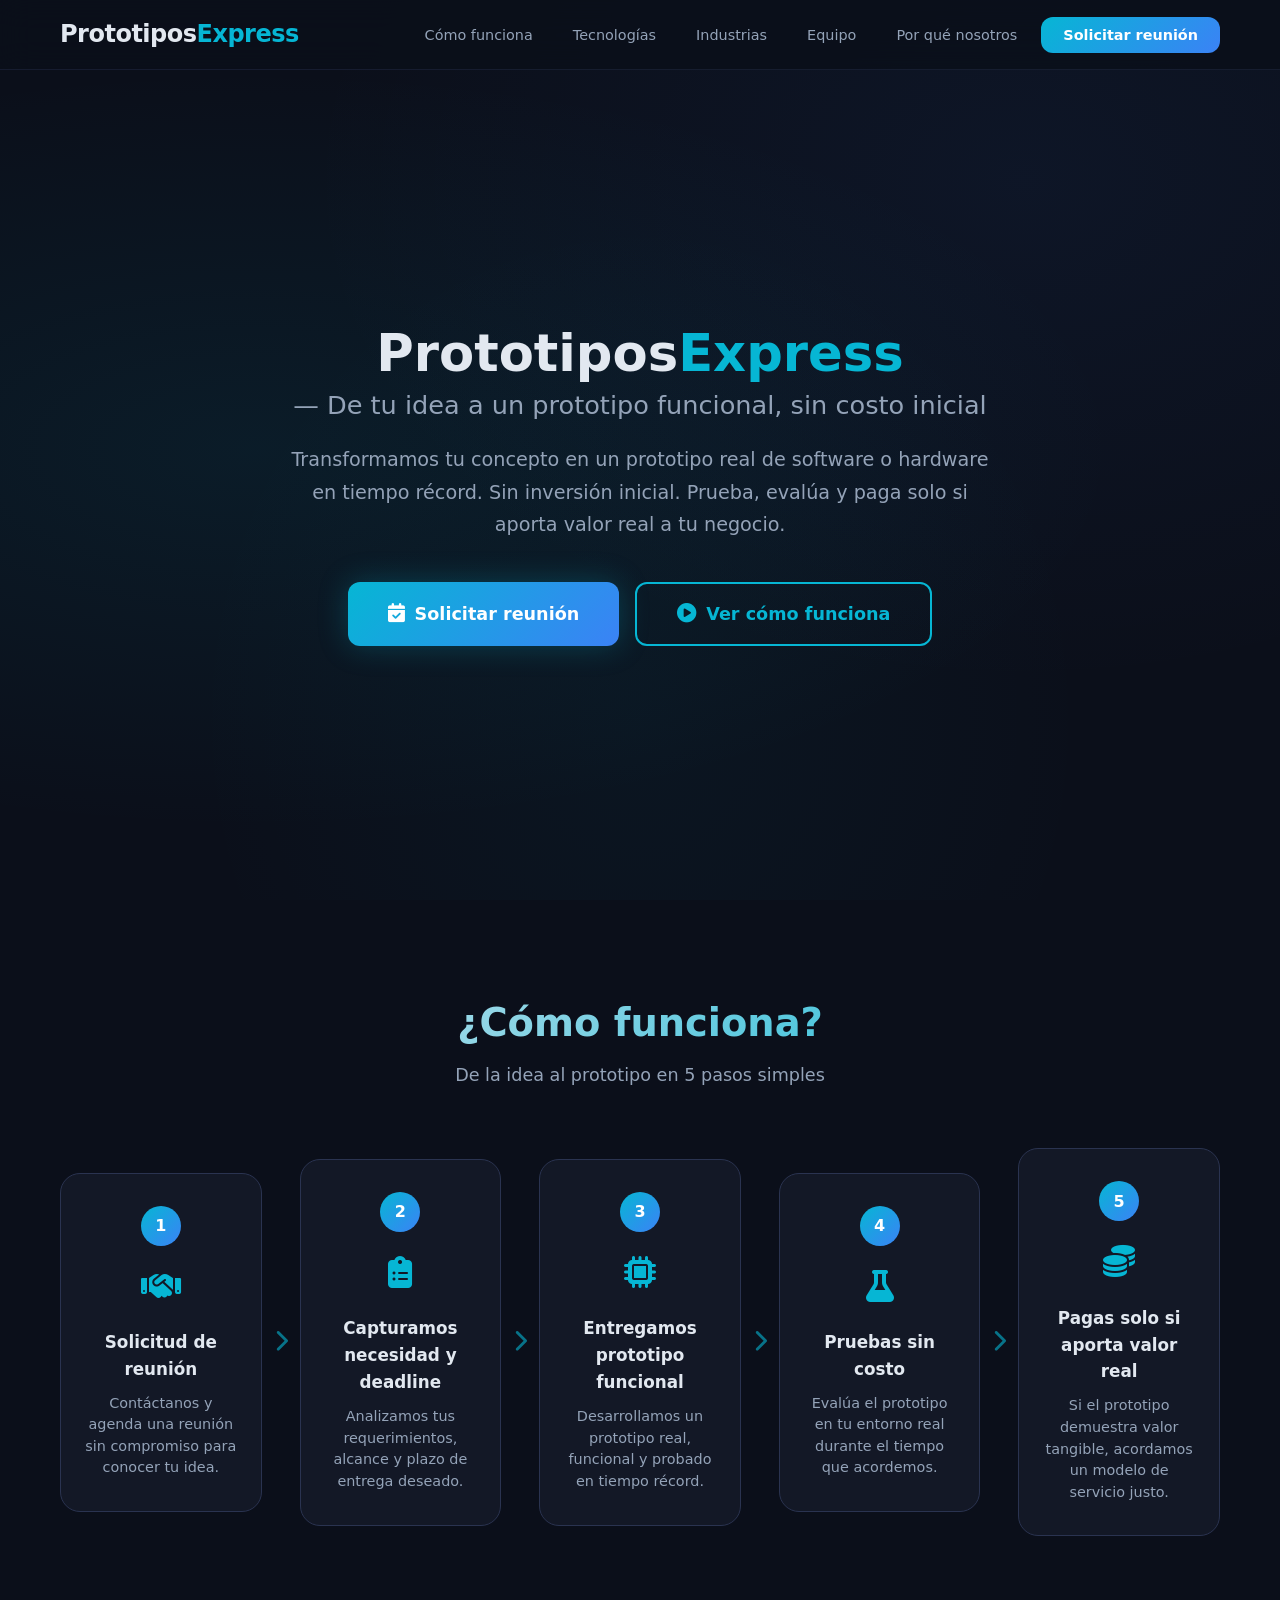
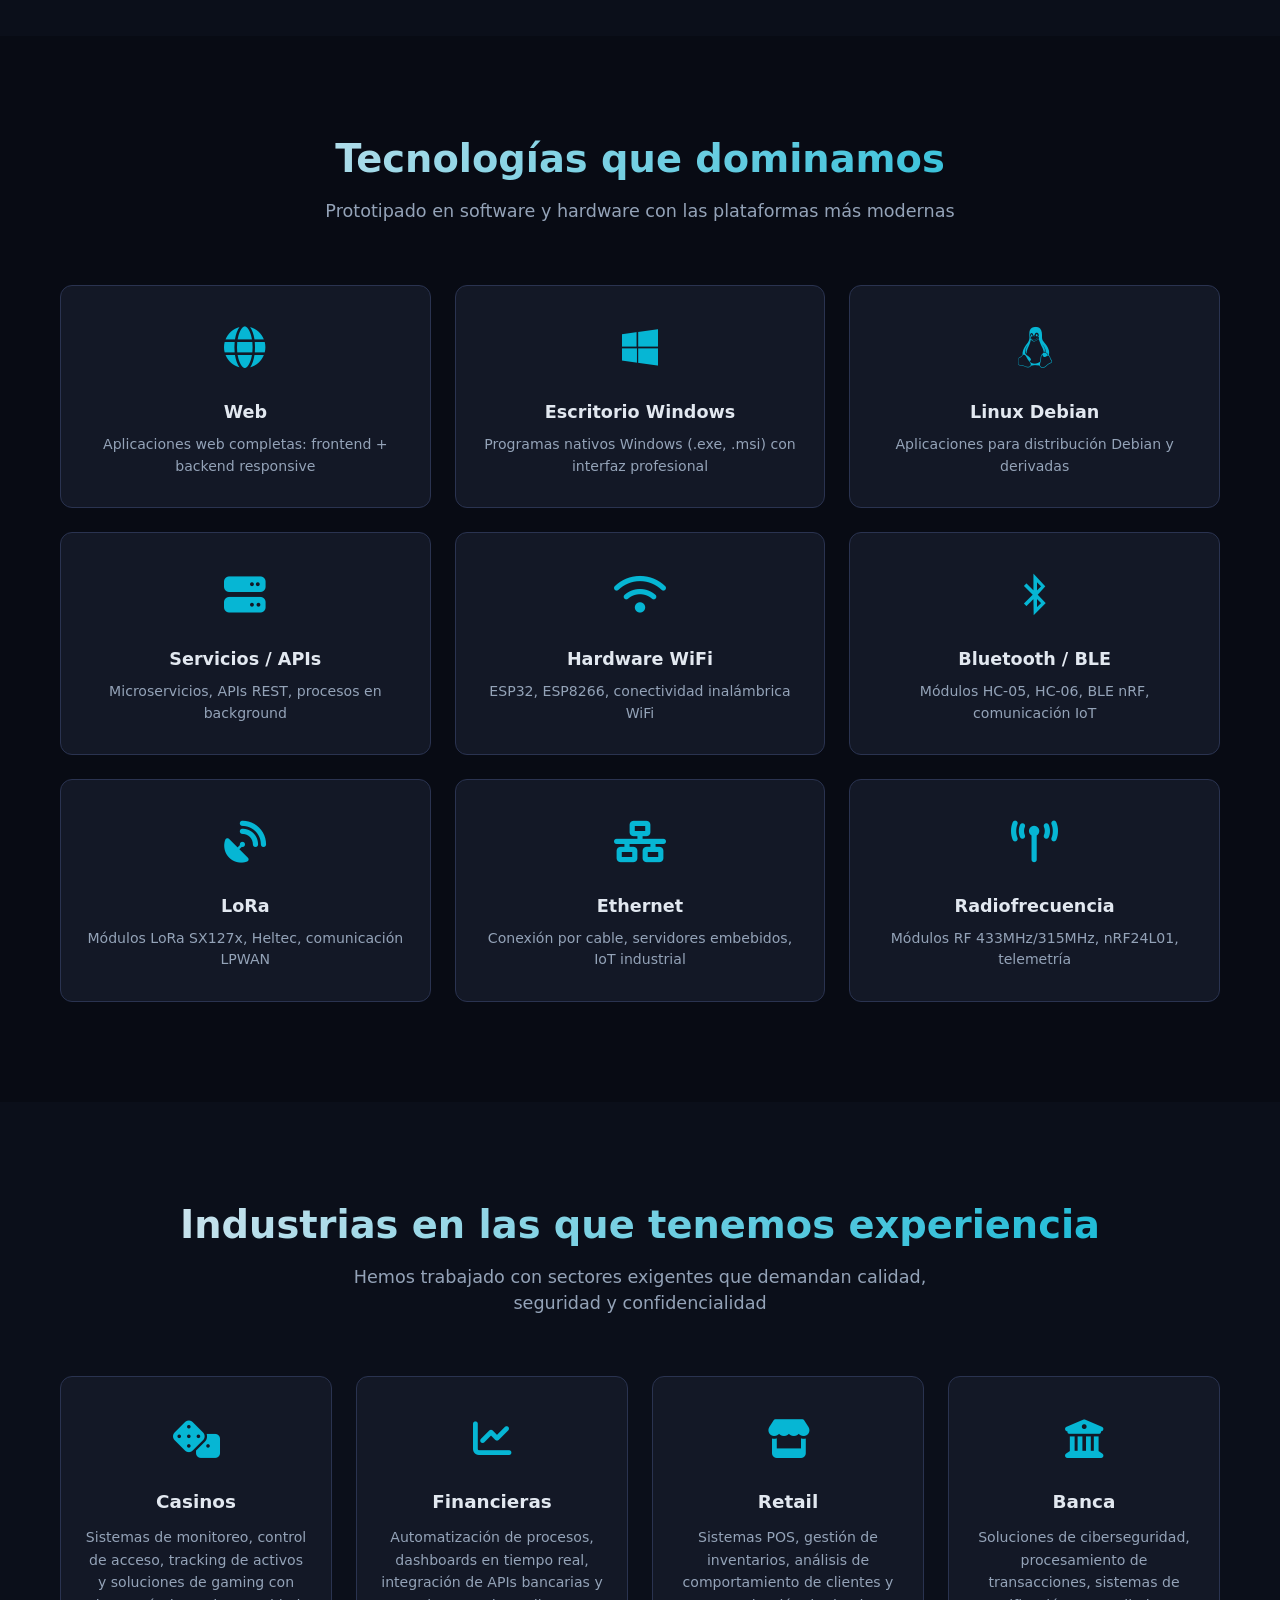
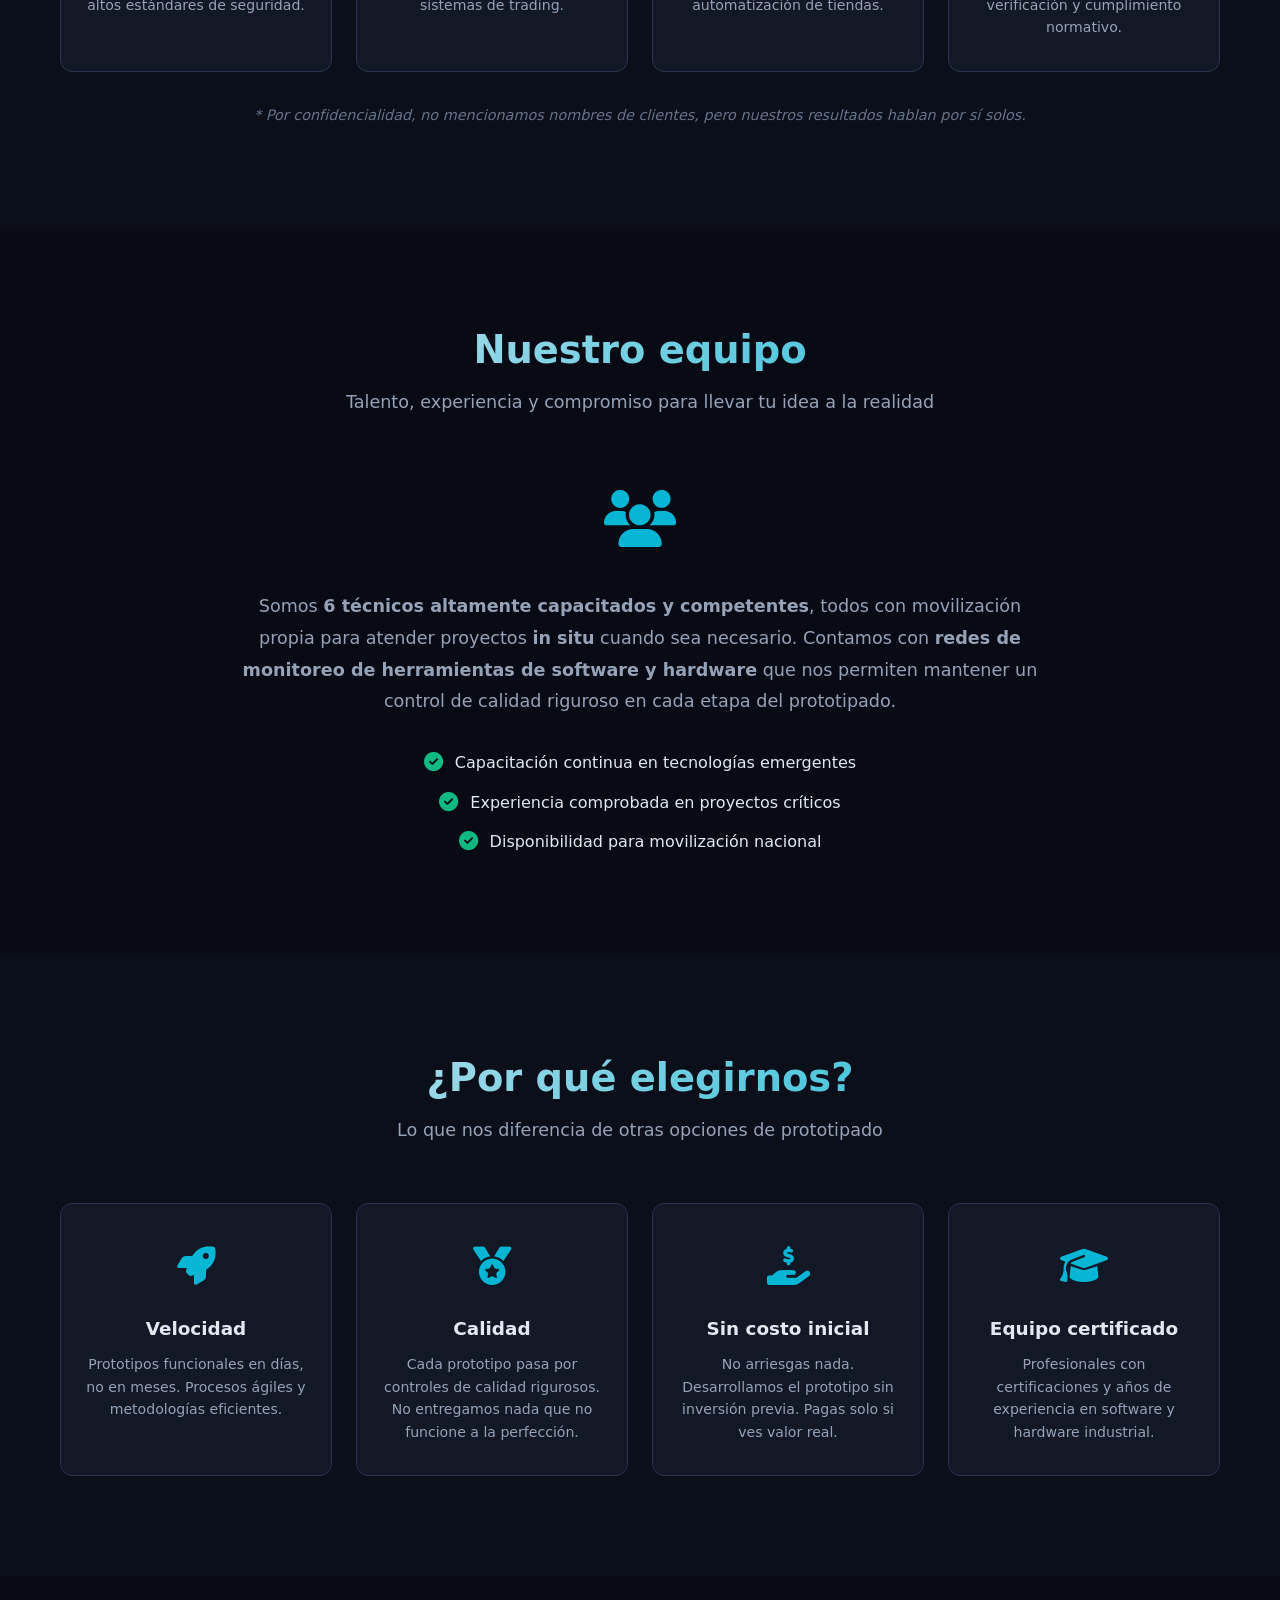
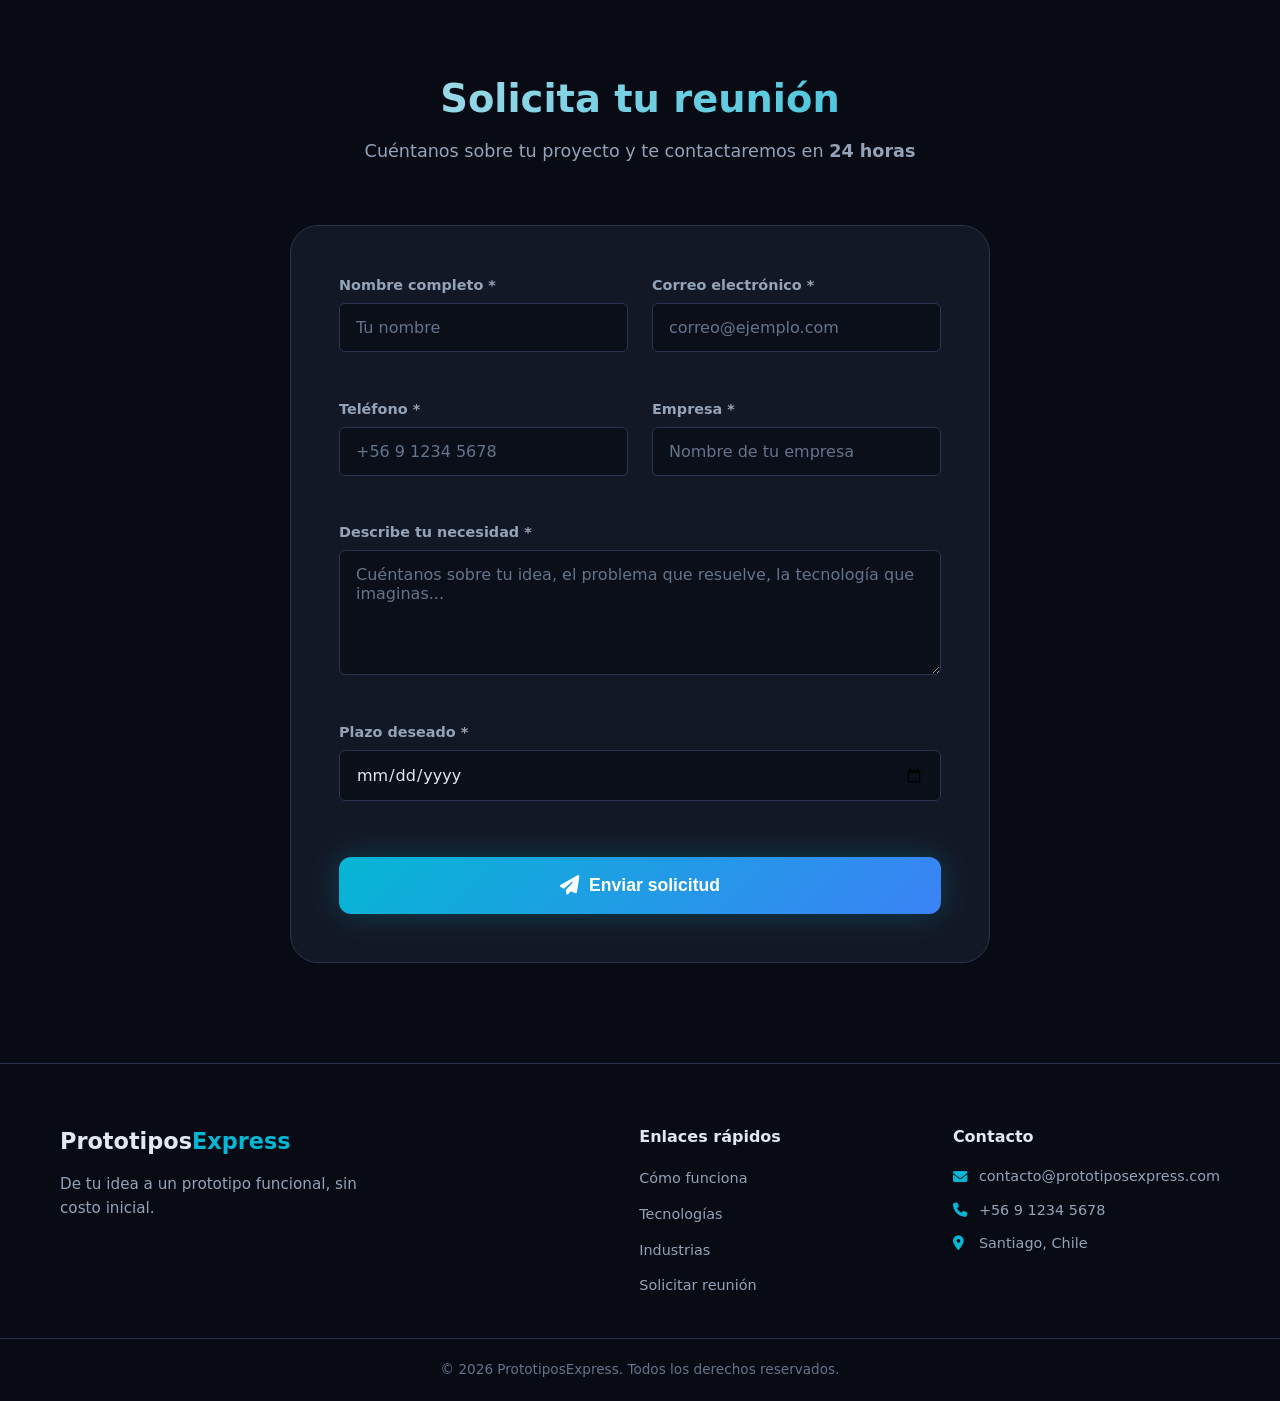
<file: versions/PrototiposExpress/frontend/index.html>
<!DOCTYPE html>
<html lang="es">
<head>
  <meta charset="UTF-8">
  <meta name="viewport" content="width=device-width, initial-scale=1.0">
  <meta name="description" content="PrototiposExpress — De tu idea a un prototipo funcional, sin costo inicial. Prototipado rápido de software y hardware.">
  <title>PrototiposExpress — Prototipado Rápido sin Costo Inicial</title>
  <link rel="stylesheet" href="https://cdnjs.cloudflare.com/ajax/libs/font-awesome/6.5.1/css/all.min.css" integrity="sha512-DTOQO9RWCH3ppGqcWaEA1BIZOC6xxalwEsw9c2QQeAIftl+Vegovlnee1c9QX4TctnWMn13TZye+giMm8e2LwA==" crossorigin="anonymous" referrerpolicy="no-referrer">
  <link rel="stylesheet" href="css/styles.css">
</head>
<body>

  <!-- ===== NAVBAR ===== -->
  <nav class="navbar" id="navbar">
    <div class="container nav-container">
      <a href="#hero" class="nav-logo">Prototipos<span class="accent">Express</span></a>
      <button class="nav-toggle" id="navToggle" aria-label="Abrir menú">
        <i class="fas fa-bars"></i>
      </button>
      <ul class="nav-menu" id="navMenu">
        <li><a href="#como-funciona" class="nav-link">Cómo funciona</a></li>
        <li><a href="#tecnologias" class="nav-link">Tecnologías</a></li>
        <li><a href="#industrias" class="nav-link">Industrias</a></li>
        <li><a href="#equipo" class="nav-link">Equipo</a></li>
        <li><a href="#por-que-nosotros" class="nav-link">Por qué nosotros</a></li>
        <li><a href="#contacto" class="nav-link nav-cta">Solicitar reunión</a></li>
      </ul>
    </div>
  </nav>

  <!-- ===== HERO ===== -->
  <section class="hero" id="hero">
    <div class="hero-bg"></div>
    <div class="container hero-content">
      <h1 class="hero-title animate-fade-up">
        Prototipos<span class="accent">Express</span>
        <span class="hero-sub-line">— De tu idea a un prototipo funcional, sin costo inicial</span>
      </h1>
      <p class="hero-subtitle animate-fade-up delay-1">
        Transformamos tu concepto en un prototipo real de software o hardware en tiempo récord.
        Sin inversión inicial. Prueba, evalúa y paga solo si aporta valor real a tu negocio.
      </p>
      <div class="hero-cta animate-fade-up delay-2">
        <a href="#contacto" class="btn btn-primary btn-lg">
          <i class="fas fa-calendar-check"></i> Solicitar reunión
        </a>
        <a href="#como-funciona" class="btn btn-outline btn-lg">
          <i class="fas fa-play-circle"></i> Ver cómo funciona
        </a>
      </div>
    </div>
  </section>

  <!-- ===== CÓMO FUNCIONA ===== -->
  <section class="section" id="como-funciona">
    <div class="container">
      <h2 class="section-title">¿Cómo funciona?</h2>
      <p class="section-subtitle">De la idea al prototipo en 5 pasos simples</p>
      <div class="steps-grid">
        <div class="step-card animate-on-scroll">
          <div class="step-number">1</div>
          <div class="step-icon"><i class="fas fa-handshake"></i></div>
          <h3 class="step-title">Solicitud de reunión</h3>
          <p class="step-desc">Contáctanos y agenda una reunión sin compromiso para conocer tu idea.</p>
        </div>
        <div class="step-connector"><i class="fas fa-chevron-right"></i></div>
        <div class="step-card animate-on-scroll">
          <div class="step-number">2</div>
          <div class="step-icon"><i class="fas fa-clipboard-list"></i></div>
          <h3 class="step-title">Capturamos necesidad y deadline</h3>
          <p class="step-desc">Analizamos tus requerimientos, alcance y plazo de entrega deseado.</p>
        </div>
        <div class="step-connector"><i class="fas fa-chevron-right"></i></div>
        <div class="step-card animate-on-scroll">
          <div class="step-number">3</div>
          <div class="step-icon"><i class="fas fa-microchip"></i></div>
          <h3 class="step-title">Entregamos prototipo funcional</h3>
          <p class="step-desc">Desarrollamos un prototipo real, funcional y probado en tiempo récord.</p>
        </div>
        <div class="step-connector"><i class="fas fa-chevron-right"></i></div>
        <div class="step-card animate-on-scroll">
          <div class="step-number">4</div>
          <div class="step-icon"><i class="fas fa-flask"></i></div>
          <h3 class="step-title">Pruebas sin costo</h3>
          <p class="step-desc">Evalúa el prototipo en tu entorno real durante el tiempo que acordemos.</p>
        </div>
        <div class="step-connector"><i class="fas fa-chevron-right"></i></div>
        <div class="step-card animate-on-scroll">
          <div class="step-number">5</div>
          <div class="step-icon"><i class="fas fa-coins"></i></div>
          <h3 class="step-title">Pagas solo si aporta valor real</h3>
          <p class="step-desc">Si el prototipo demuestra valor tangible, acordamos un modelo de servicio justo.</p>
        </div>
      </div>
    </div>
  </section>

  <!-- ===== TECNOLOGÍAS ===== -->
  <section class="section section-dark" id="tecnologias">
    <div class="container">
      <h2 class="section-title">Tecnologías que dominamos</h2>
      <p class="section-subtitle">Prototipado en software y hardware con las plataformas más modernas</p>
      <div class="tech-grid">
        <div class="tech-card animate-on-scroll">
          <div class="tech-icon"><i class="fas fa-globe"></i></div>
          <h3>Web</h3>
          <p>Aplicaciones web completas: frontend + backend responsive</p>
        </div>
        <div class="tech-card animate-on-scroll">
          <div class="tech-icon"><i class="fab fa-windows"></i></div>
          <h3>Escritorio Windows</h3>
          <p>Programas nativos Windows (.exe, .msi) con interfaz profesional</p>
        </div>
        <div class="tech-card animate-on-scroll">
          <div class="tech-icon"><i class="fab fa-linux"></i></div>
          <h3>Linux Debian</h3>
          <p>Aplicaciones para distribución Debian y derivadas</p>
        </div>
        <div class="tech-card animate-on-scroll">
          <div class="tech-icon"><i class="fas fa-server"></i></div>
          <h3>Servicios / APIs</h3>
          <p>Microservicios, APIs REST, procesos en background</p>
        </div>
        <div class="tech-card animate-on-scroll">
          <div class="tech-icon"><i class="fas fa-wifi"></i></div>
          <h3>Hardware WiFi</h3>
          <p>ESP32, ESP8266, conectividad inalámbrica WiFi</p>
        </div>
        <div class="tech-card animate-on-scroll">
          <div class="tech-icon"><i class="fab fa-bluetooth-b"></i></div>
          <h3>Bluetooth / BLE</h3>
          <p>Módulos HC-05, HC-06, BLE nRF, comunicación IoT</p>
        </div>
        <div class="tech-card animate-on-scroll">
          <div class="tech-icon"><i class="fas fa-satellite-dish"></i></div>
          <h3>LoRa</h3>
          <p>Módulos LoRa SX127x, Heltec, comunicación LPWAN</p>
        </div>
        <div class="tech-card animate-on-scroll">
          <div class="tech-icon"><i class="fas fa-network-wired"></i></div>
          <h3>Ethernet</h3>
          <p>Conexión por cable, servidores embebidos, IoT industrial</p>
        </div>
        <div class="tech-card animate-on-scroll">
          <div class="tech-icon"><i class="fas fa-broadcast-tower"></i></div>
          <h3>Radiofrecuencia</h3>
          <p>Módulos RF 433MHz/315MHz, nRF24L01, telemetría</p>
        </div>
      </div>
    </div>
  </section>

  <!-- ===== INDUSTRIAS ===== -->
  <section class="section" id="industrias">
    <div class="container">
      <h2 class="section-title">Industrias en las que tenemos experiencia</h2>
      <p class="section-subtitle">Hemos trabajado con sectores exigentes que demandan calidad, seguridad y confidencialidad</p>
      <div class="industries-grid">
        <div class="industry-card animate-on-scroll">
          <div class="industry-icon"><i class="fas fa-dice"></i></div>
          <h3>Casinos</h3>
          <p>Sistemas de monitoreo, control de acceso, tracking de activos y soluciones de gaming con altos estándares de seguridad.</p>
        </div>
        <div class="industry-card animate-on-scroll">
          <div class="industry-icon"><i class="fas fa-chart-line"></i></div>
          <h3>Financieras</h3>
          <p>Automatización de procesos, dashboards en tiempo real, integración de APIs bancarias y sistemas de trading.</p>
        </div>
        <div class="industry-card animate-on-scroll">
          <div class="industry-icon"><i class="fas fa-store"></i></div>
          <h3>Retail</h3>
          <p>Sistemas POS, gestión de inventarios, análisis de comportamiento de clientes y automatización de tiendas.</p>
        </div>
        <div class="industry-card animate-on-scroll">
          <div class="industry-icon"><i class="fas fa-university"></i></div>
          <h3>Banca</h3>
          <p>Soluciones de ciberseguridad, procesamiento de transacciones, sistemas de verificación y cumplimiento normativo.</p>
        </div>
      </div>
      <p class="industries-note">* Por confidencialidad, no mencionamos nombres de clientes, pero nuestros resultados hablan por sí solos.</p>
    </div>
  </section>

  <!-- ===== EQUIPO ===== -->
  <section class="section section-dark" id="equipo">
    <div class="container">
      <h2 class="section-title">Nuestro equipo</h2>
      <p class="section-subtitle">Talento, experiencia y compromiso para llevar tu idea a la realidad</p>
      <div class="team-content animate-on-scroll">
        <div class="team-icon-large">
          <i class="fas fa-users"></i>
        </div>
        <p class="team-text">
          Somos <strong>6 técnicos altamente capacitados y competentes</strong>, todos con movilización propia
          para atender proyectos <strong>in situ</strong> cuando sea necesario. Contamos con <strong>redes de monitoreo
          de herramientas de software y hardware</strong> que nos permiten mantener un control de calidad
          riguroso en cada etapa del prototipado.
        </p>
        <div class="team-features">
          <div class="team-feature">
            <i class="fas fa-check-circle"></i>
            <span>Capacitación continua en tecnologías emergentes</span>
          </div>
          <div class="team-feature">
            <i class="fas fa-check-circle"></i>
            <span>Experiencia comprobada en proyectos críticos</span>
          </div>
          <div class="team-feature">
            <i class="fas fa-check-circle"></i>
            <span>Disponibilidad para movilización nacional</span>
          </div>
        </div>
      </div>
    </div>
  </section>

  <!-- ===== POR QUÉ NOSOTROS ===== -->
  <section class="section" id="por-que-nosotros">
    <div class="container">
      <h2 class="section-title">¿Por qué elegirnos?</h2>
      <p class="section-subtitle">Lo que nos diferencia de otras opciones de prototipado</p>
      <div class="diffs-grid">
        <div class="diff-card animate-on-scroll">
          <div class="diff-icon"><i class="fas fa-rocket"></i></div>
          <h3>Velocidad</h3>
          <p>Prototipos funcionales en días, no en meses. Procesos ágiles y metodologías eficientes.</p>
        </div>
        <div class="diff-card animate-on-scroll">
          <div class="diff-icon"><i class="fas fa-medal"></i></div>
          <h3>Calidad</h3>
          <p>Cada prototipo pasa por controles de calidad rigurosos. No entregamos nada que no funcione a la perfección.</p>
        </div>
        <div class="diff-card animate-on-scroll">
          <div class="diff-icon"><i class="fas fa-hand-holding-usd"></i></div>
          <h3>Sin costo inicial</h3>
          <p>No arriesgas nada. Desarrollamos el prototipo sin inversión previa. Pagas solo si ves valor real.</p>
        </div>
        <div class="diff-card animate-on-scroll">
          <div class="diff-icon"><i class="fas fa-graduation-cap"></i></div>
          <h3>Equipo certificado</h3>
          <p>Profesionales con certificaciones y años de experiencia en software y hardware industrial.</p>
        </div>
      </div>
    </div>
  </section>

  <!-- ===== CONTACTO / SOLICITAR REUNIÓN ===== -->
  <section class="section section-dark" id="contacto">
    <div class="container">
      <h2 class="section-title">Solicita tu reunión</h2>
      <p class="section-subtitle">Cuéntanos sobre tu proyecto y te contactaremos en <strong>24 horas</strong></p>
      <div class="contact-wrapper animate-on-scroll">
        <form class="contact-form" id="contactForm" novalidate data-netlify="true" name="contacto">
          <!-- Netlify Forms: hidden field requerido -->
          <input type="hidden" name="form-name" value="contacto" />

          <div class="form-row">
            <div class="form-group">
              <label for="nombre">Nombre completo *</label>
              <input type="text" id="nombre" name="nombre" placeholder="Tu nombre" required autocomplete="name">
              <span class="form-error" id="error-nombre"></span>
            </div>
            <div class="form-group">
              <label for="email">Correo electrónico *</label>
              <input type="email" id="email" name="email" placeholder="correo@ejemplo.com" required autocomplete="email">
              <span class="form-error" id="error-email"></span>
            </div>
          </div>
          <div class="form-row">
            <div class="form-group">
              <label for="telefono">Teléfono *</label>
              <input type="tel" id="telefono" name="telefono" placeholder="+56 9 1234 5678" required autocomplete="tel">
              <span class="form-error" id="error-telefono"></span>
            </div>
            <div class="form-group">
              <label for="empresa">Empresa *</label>
              <input type="text" id="empresa" name="empresa" placeholder="Nombre de tu empresa" required>
              <span class="form-error" id="error-empresa"></span>
            </div>
          </div>
          <div class="form-group">
            <label for="necesidad">Describe tu necesidad *</label>
            <textarea id="necesidad" name="necesidad" rows="5" placeholder="Cuéntanos sobre tu idea, el problema que resuelve, la tecnología que imaginas..." required></textarea>
            <span class="form-error" id="error-necesidad"></span>
          </div>
          <div class="form-group">
            <label for="plazo">Plazo deseado *</label>
            <input type="date" id="plazo" name="plazo" required>
            <span class="form-error" id="error-plazo"></span>
          </div>
          <div class="form-message" id="formMessage"></div>
          <button type="submit" class="btn btn-primary btn-submit" id="submitBtn">
            <i class="fas fa-paper-plane"></i> Enviar solicitud
          </button>
        </form>
      </div>
    </div>
  </section>

  <!-- ===== FOOTER ===== -->
  <footer class="footer">
    <div class="container footer-content">
      <div class="footer-brand">
        <h3>Prototipos<span class="accent">Express</span></h3>
        <p>De tu idea a un prototipo funcional, sin costo inicial.</p>
      </div>
      <div class="footer-links">
        <h4>Enlaces rápidos</h4>
        <ul>
          <li><a href="#como-funciona">Cómo funciona</a></li>
          <li><a href="#tecnologias">Tecnologías</a></li>
          <li><a href="#industrias">Industrias</a></li>
          <li><a href="#contacto">Solicitar reunión</a></li>
        </ul>
      </div>
      <div class="footer-contact">
        <h4>Contacto</h4>
        <p><i class="fas fa-envelope"></i> contacto@prototiposexpress.com</p>
        <p><i class="fas fa-phone"></i> +56 9 1234 5678</p>
        <p><i class="fas fa-map-marker-alt"></i> Santiago, Chile</p>
      </div>
    </div>
    <div class="footer-bottom">
      <div class="container">
        <p>&copy; 2026 PrototiposExpress. Todos los derechos reservados.</p>
      </div>
    </div>
  </footer>

  <script src="js/main.js"></script>
</body>
</html>
</file>
<file: docs/assets/community.css>
/* Comunidad · FAQ, preguntas y monedas anónimas */
.psc-section{
  position:relative;
  scroll-margin-top:86px;
  padding:clamp(56px,8vw,96px) 0;
  border-top:1px solid rgba(255,255,255,.08);
}
.psc-head{max-width:760px;margin-bottom:34px}
.psc-kicker{
  display:flex;align-items:center;gap:10px;margin-bottom:16px;
  font-family:'JetBrains Mono',ui-monospace,monospace;font-size:11px;letter-spacing:.18em;
  text-transform:uppercase;color:var(--accent);
}
.psc-kicker::before{content:"";width:30px;height:1px;background:var(--accent);opacity:.75}
.psc-head h2{
  font-family:'Space Grotesk','Inter',sans-serif;font-size:clamp(32px,4.2vw,52px);
  line-height:1.02;letter-spacing:-.045em;margin:0 0 14px;
}
.psc-head p{color:#a9b6c8;font-size:16px;line-height:1.65;margin:0;max-width:66ch}
.psc-head .psc-grad{
  background:linear-gradient(100deg,var(--accent),var(--accent2));
  -webkit-background-clip:text;background-clip:text;color:transparent;
}
.psc-faq{display:flex;flex-direction:column;gap:9px;margin-bottom:34px}
.psc-faq-item{
  border:1px solid rgba(255,255,255,.1);border-radius:14px;
  background:linear-gradient(180deg,rgba(14,20,31,.78),rgba(8,11,18,.72));
  overflow:hidden;transition:border-color .18s,background .18s;
}
.psc-faq-item:hover{border-color:rgba(255,255,255,.18)}
.psc-faq-item[open]{border-color:color-mix(in srgb,var(--accent) 42%,rgba(255,255,255,.12))}
.psc-faq-item summary{
  display:flex;align-items:center;justify-content:space-between;gap:16px;
  padding:16px 18px;cursor:pointer;list-style:none;
  font-family:'Space Grotesk','Inter',sans-serif;font-size:15.5px;font-weight:600;letter-spacing:-.01em;
}
.psc-faq-item summary::-webkit-details-marker{display:none}
.psc-faq-item summary .psc-plus{
  flex:0 0 22px;width:22px;height:22px;border-radius:50%;
  display:grid;place-items:center;border:1px solid rgba(255,255,255,.18);
  color:var(--accent);font-size:15px;line-height:1;transition:transform .2s,background .2s;
}
.psc-faq-item[open] summary .psc-plus{transform:rotate(45deg);background:color-mix(in srgb,var(--accent) 14%,transparent)}
.psc-faq-body{padding:0 18px 17px;color:#a9b6c8;font-size:14.5px;line-height:1.7}
.psc-faq-body code{font-family:'JetBrains Mono',monospace;font-size:.88em;color:#d8e4f5;background:rgba(255,255,255,.06);padding:2px 5px;border-radius:5px}
.psc-coin-wrap{max-width:520px;margin:0 auto;width:100%}
.psc-grid{display:grid;grid-template-columns:minmax(0,1.25fr) minmax(300px,.75fr);gap:16px;align-items:stretch}
.psc-card{
  position:relative;border:1px solid rgba(255,255,255,.1);border-radius:18px;
  background:linear-gradient(180deg,rgba(14,20,31,.82),rgba(8,11,18,.75));
  padding:clamp(18px,2.6vw,28px);box-shadow:0 24px 70px rgba(0,0,0,.22);
  overflow:hidden;
}
.psc-card::before{
  content:"";position:absolute;inset:0 0 auto;height:1px;
  background:linear-gradient(90deg,transparent,color-mix(in srgb,var(--accent) 45%,transparent),transparent);
  opacity:.6;
}
.psc-card h3{
  font-family:'Space Grotesk','Inter',sans-serif;font-size:20px;letter-spacing:-.025em;margin:0 0 5px;
}
.psc-card .psc-sub{color:#8e9bb0;font-size:12.5px;line-height:1.5;margin:0 0 16px}
.psc-btn{
  display:inline-flex;align-items:center;justify-content:center;gap:7px;
  border:1px solid rgba(255,255,255,.16);border-radius:10px;padding:9px 14px;
  background:rgba(255,255,255,.03);color:#e8edf6;font:inherit;font-size:12px;font-weight:650;
  cursor:pointer;transition:transform .14s,border-color .14s,background .14s,box-shadow .14s;
}
.psc-btn:hover{transform:translateY(-1px);border-color:rgba(255,255,255,.3);background:rgba(255,255,255,.06)}
.psc-btn.primary{
  background:linear-gradient(100deg,var(--accent),var(--accent2));border-color:transparent;color:#04141a;
  box-shadow:0 10px 26px -12px color-mix(in srgb,var(--accent) 75%,transparent);
}
.psc-btn.primary:hover{filter:brightness(1.06);box-shadow:0 16px 34px -12px color-mix(in srgb,var(--accent) 80%,transparent)}
.psc-btn:disabled{opacity:.55;cursor:not-allowed;transform:none;filter:none}

.psc-coin{display:flex;flex-direction:column;justify-content:space-between;min-height:100%}
.psc-coin-top{text-align:center;padding:6px 0 12px}
.psc-coin-icon{
  width:74px;height:74px;margin:0 auto 10px;border-radius:50%;
  display:grid;place-items:center;position:relative;
  background:radial-gradient(circle at 30% 25%,#fff3b0,#f6c945 38%,#b8860b 72%,#6b4c00 100%);
  box-shadow:0 0 0 1px rgba(255,255,255,.2) inset,0 16px 45px rgba(246,201,69,.18);
  animation:psc-float 4.5s ease-in-out infinite;
}
.psc-coin-icon::after{
  content:"";position:absolute;inset:9px;border-radius:50%;border:1px dashed rgba(70,45,0,.38);
}
.psc-coin-icon svg{width:36px;height:36px;position:relative;z-index:1}
.psc-coin-count{
  font-family:'Space Grotesk','Inter',sans-serif;font-size:clamp(38px,5vw,54px);
  line-height:1;letter-spacing:-.05em;font-weight:700;
  background:linear-gradient(100deg,#fff0a8,#f6c945 55%,#d99a12);
  -webkit-background-clip:text;background-clip:text;color:transparent;
}
.psc-coin-label{font-family:'JetBrains Mono',monospace;font-size:9.5px;letter-spacing:.16em;text-transform:uppercase;color:#8e9bb0;margin-top:7px}
.psc-coin-copy{color:#a9b6c8;font-size:12.5px;line-height:1.6;text-align:center;margin:0 0 14px}
.psc-coin-btn{width:100%}
.psc-coin-msg{min-height:34px;text-align:center;font-size:11px;color:#8e9bb0;line-height:1.5;margin:10px 0 0}
.psc-coin-msg.ok{color:#f6c945}
.psc-coin-msg.bad{color:#ff9fb1}
.psc-coin-small{font-size:10.5px;color:#6f7c91;text-align:center;line-height:1.5;margin:12px 0 0}
.psc-coin-small strong{color:#a9b6c8;font-weight:600}
@keyframes psc-float{0%,100%{transform:translateY(0)}50%{transform:translateY(-5px)}}
@media(max-width:860px){
  .psc-grid{grid-template-columns:1fr}
  .psc-coin{min-height:auto}
}
@media(max-width:560px){
  .psc-faq-item summary{font-size:14px;padding:14px}
  .psc-faq-body{padding:0 14px 15px;font-size:13.5px}
  .psc-actions{width:100%}
  .psc-actions .psc-btn{flex:1}
}
@media(prefers-reduced-motion:reduce){
  .psc-coin-icon{animation:none}
  .psc-btn,.psc-faq-item{transition:none}
}
</file>
<file: docs/rec/player.css>
/* Reproductor asciinema inline reutilizable para las páginas de wanderc137. */
.rec-section{position:relative;z-index:1}
.rec-section .rec-kicker{
  font-family:'JetBrains Mono',ui-monospace,monospace;
  font-size:11px;letter-spacing:.2em;text-transform:uppercase;
  color:var(--accent,#2E7DFF);margin:0 0 10px;
}
.rec-section .rec-h2{
  font-family:'Space Grotesk','Inter',sans-serif;
  font-size:clamp(28px,4.6vw,50px);line-height:1.06;letter-spacing:-.035em;
  color:#f2f6fc;margin:0 0 12px;max-width:22ch;
}
.rec-section .rec-lead{
  font-size:clamp(14px,1.5vw,17px);line-height:1.65;
  color:#9fb0c4;margin:0 0 22px;max-width:72ch;
}
.rec-banner{
  display:flex;align-items:center;gap:12px;flex-wrap:wrap;
  padding:14px 18px;margin:0 0 18px;
  border:1px solid color-mix(in srgb,var(--accent,#2E7DFF) 38%,transparent);
  border-radius:14px;
  background:linear-gradient(100deg,color-mix(in srgb,var(--accent,#2E7DFF) 14%,transparent),color-mix(in srgb,var(--accent2,#14F195) 8%,transparent));
  box-shadow:0 18px 40px -30px color-mix(in srgb,var(--accent,#2E7DFF) 60%,transparent);
}
.rec-banner .rec-banner-icon{font-size:18px;line-height:1}
.rec-banner strong{font-size:14px;color:#fff;letter-spacing:-.01em}
.rec-banner span{font-size:12.5px;color:#9fb0c4}
.rec-shell{
  position:relative;
  border:1px solid rgba(255,255,255,.13);
  border-radius:20px;
  overflow:hidden;
  background:#070a10;
  box-shadow:0 34px 80px -38px #000,0 0 0 1px rgba(255,255,255,.025) inset;
}
.rec-bar{
  display:flex;align-items:center;gap:8px;
  padding:12px 15px;
  border-bottom:1px solid rgba(255,255,255,.08);
  background:rgba(255,255,255,.025);
}
.rec-bar i{width:10px;height:10px;border-radius:50%;background:#ff5f57;display:block}
.rec-bar i:nth-child(2){background:#febc2e}
.rec-bar i:nth-child(3){background:#28c840}
.rec-bar .rec-title{
  margin-left:8px;
  font-family:'JetBrains Mono',ui-monospace,SFMono-Regular,Menlo,monospace;
  font-size:10.5px;color:#718197;letter-spacing:.06em;
  overflow:hidden;text-overflow:ellipsis;white-space:nowrap;
}
.rec-bar .rec-rec{
  margin-left:auto;display:flex;align-items:center;gap:7px;
  font-family:'JetBrains Mono',ui-monospace,monospace;
  font-size:10px;letter-spacing:.14em;color:#7f8ea3;text-transform:uppercase;
}
.rec-bar .rec-rec b{
  width:7px;height:7px;border-radius:50%;background:var(--accent,#2E7DFF);
  box-shadow:0 0 0 4px color-mix(in srgb,var(--accent,#2E7DFF) 16%,transparent);
  animation:recPulse 2.2s infinite;
}
@keyframes recPulse{50%{opacity:.35}}
.rec-screen-wrap{position:relative;background:#05080d}
.rec-screen{
  height:clamp(330px,46vw,560px);
  overflow:auto;
  padding:18px 20px;
  background:
    radial-gradient(900px 420px at 50% -10%,rgba(20,241,149,.055),transparent 70%),
    #05080d;
  color:#d7e0ea;
  font-family:'JetBrains Mono',ui-monospace,SFMono-Regular,Menlo,Consolas,monospace;
  font-size:clamp(8px,1.04vw,12.4px);
  line-height:1.38;
  scrollbar-width:thin;
  scrollbar-color:#2a3448 #05080d;
  user-select:text;
}
.rec-screen::-webkit-scrollbar{width:9px;height:9px}
.rec-screen::-webkit-scrollbar-thumb{background:#2a3448;border-radius:9px}
.rec-row{white-space:pre;min-height:1.38em}
.rec-row span{white-space:pre}
.rec-poster{
  position:absolute;inset:0;z-index:2;
  display:flex;flex-direction:column;align-items:center;justify-content:center;
  gap:10px;text-align:center;padding:28px;
  background:
    radial-gradient(620px 320px at 50% 38%,color-mix(in srgb,var(--accent,#2E7DFF) 16%,transparent),transparent 72%),
    linear-gradient(180deg,rgba(5,8,13,.72),rgba(5,8,13,.94));
  backdrop-filter:blur(2px);
  transition:opacity .35s ease,visibility .35s ease;
}
.rec-poster[hidden]{display:none}
.rec-poster .rec-kicker{
  font-family:'JetBrains Mono',monospace;font-size:10px;letter-spacing:.22em;
  text-transform:uppercase;color:var(--accent,#2E7DFF);
}
.rec-poster h3{
  font-family:'Space Grotesk','Inter',sans-serif;
  font-size:clamp(24px,3.2vw,42px);letter-spacing:-.04em;color:#fff;margin:0;max-width:18ch;
}
.rec-poster p{margin:0;color:#aab7c9;font-size:14px;max-width:52ch;line-height:1.6}
.rec-poster .rec-poster-meta{
  margin-top:4px;font-family:'JetBrains Mono',monospace;font-size:11px;color:#718197;
}
.rec-controls{
  display:flex;align-items:center;gap:10px;flex-wrap:wrap;
  padding:12px 14px;
  border-top:1px solid rgba(255,255,255,.08);
  background:rgba(255,255,255,.025);
}
.rec-btn{
  appearance:none;border:1px solid rgba(255,255,255,.14);
  background:rgba(255,255,255,.045);color:#e8edf6;
  border-radius:9px;padding:8px 12px;
  font:600 12px/1 'Inter',system-ui,sans-serif;cursor:pointer;
  transition:background .18s ease,border-color .18s ease,transform .18s ease;
  white-space:nowrap;
}
.rec-btn:hover{background:rgba(255,255,255,.09);border-color:rgba(255,255,255,.24);transform:translateY(-1px)}
.rec-btn.rec-primary{
  background:linear-gradient(100deg,var(--accent,#2E7DFF),var(--accent2,#14F195));
  border-color:transparent;color:#04110c;
}
.rec-btn.rec-primary:hover{filter:brightness(1.05)}
.rec-progress{
  flex:1;min-width:140px;height:8px;accent-color:var(--accent,#2E7DFF);
  cursor:pointer;
}
.rec-time{
  min-width:88px;text-align:right;
  font-family:'JetBrains Mono',monospace;font-size:11px;color:#8b9ab0;
}
.rec-speed{
  appearance:none;border:1px solid rgba(255,255,255,.14);
  background:#0b111a;color:#c7d3e2;border-radius:8px;
  padding:7px 9px;font:600 11px/1 'JetBrains Mono',monospace;cursor:pointer;
}
.rec-download{
  font-family:'JetBrains Mono',monospace;font-size:10.5px;color:#8b9ab0;
  border-bottom:1px dashed rgba(255,255,255,.18);padding-bottom:2px;
}
.rec-download:hover{color:var(--accent,#2E7DFF);border-color:var(--accent,#2E7DFF)}
.rec-note{
  margin:18px 2px 0;color:#8b9ab0;font-size:13px;line-height:1.7;
  max-width:90ch;
}
.rec-note strong{color:#d7e0ea}
.rec-note a{color:var(--accent,#2E7DFF);border-bottom:1px solid color-mix(in srgb,var(--accent,#2E7DFF) 35%,transparent)}
.rec-chapters{display:flex;flex-wrap:wrap;gap:8px;margin-top:16px}
.rec-chip{
  font-family:'JetBrains Mono',monospace;font-size:10px;letter-spacing:.05em;
  color:#9fb0c4;border:1px solid rgba(255,255,255,.11);
  background:rgba(255,255,255,.025);border-radius:999px;padding:6px 10px;
}
.rec-chip b{color:var(--accent,#2E7DFF);font-weight:600}
@media(max-width:760px){
  .rec-screen{padding:14px 12px;font-size:8px;height:330px}
  .rec-controls{gap:8px}
  .rec-btn{padding:7px 9px;font-size:11px}
  .rec-time{min-width:76px;font-size:10px}
  .rec-progress{min-width:100px}
  .rec-bar .rec-title{font-size:9px}
  .rec-banner{padding:12px 14px}
}
@media(prefers-reduced-motion:reduce){
  .rec-bar .rec-rec b{animation:none}
  .rec-poster{transition:none}
}
</file>
<file: versions/PrototiposExpress/frontend/css/styles.css>
/* ============================================================
   PrototiposExpress — Professional Landing Page Styles
   ============================================================ */

/* ----- CSS Custom Properties ----- */
:root {
  --color-bg: #0b0f1a;
  --color-bg-card: #131826;
  --color-bg-elevated: #1a2035;
  --color-bg-dark: #080b14;
  --color-surface: #1e2740;
  --color-border: #2a3350;
  --color-text: #e2e8f0;
  --color-text-muted: #94a3b8;
  --color-text-dim: #64748b;
  --color-accent: #06b6d4;
  --color-accent-hover: #22d3ee;
  --color-accent-glow: rgba(6, 182, 212, 0.25);
  --color-primary: #3b82f6;
  --color-primary-hover: #60a5fa;
  --color-success: #10b981;
  --color-error: #ef4444;
  --color-warning: #f59e0b;
  --font-sans: 'Segoe UI', system-ui, -apple-system, sans-serif;
  --font-mono: 'Fira Code', 'Cascadia Code', monospace;
  --radius-sm: 6px;
  --radius-md: 12px;
  --radius-lg: 20px;
  --radius-xl: 28px;
  --shadow-sm: 0 1px 3px rgba(0, 0, 0, 0.3);
  --shadow-md: 0 4px 20px rgba(0, 0, 0, 0.4);
  --shadow-lg: 0 12px 40px rgba(0, 0, 0, 0.5);
  --shadow-glow: 0 0 30px var(--color-accent-glow);
  --transition: 0.3s cubic-bezier(0.4, 0, 0.2, 1);
  --max-width: 1200px;
  --nav-height: 70px;
}

/* ----- Reset & Base ----- */
*,
*::before,
*::after {
  margin: 0;
  padding: 0;
  box-sizing: border-box;
}

html {
  scroll-behavior: smooth;
  scroll-padding-top: var(--nav-height);
}

body {
  font-family: var(--font-sans);
  background-color: var(--color-bg);
  color: var(--color-text);
  line-height: 1.6;
  -webkit-font-smoothing: antialiased;
  overflow-x: hidden;
}

a {
  color: var(--color-accent);
  text-decoration: none;
  transition: color var(--transition);
}

a:hover {
  color: var(--color-accent-hover);
}

img {
  max-width: 100%;
  height: auto;
}

.container {
  max-width: var(--max-width);
  margin: 0 auto;
  padding: 0 20px;
}

/* ----- Typography ----- */
.accent {
  color: var(--color-accent);
}

.section {
  padding: 100px 0;
  position: relative;
}

.section-dark {
  background-color: var(--color-bg-dark);
}

.section-title {
  font-size: 2.4rem;
  font-weight: 800;
  text-align: center;
  margin-bottom: 16px;
  line-height: 1.2;
  background: linear-gradient(135deg, var(--color-text) 0%, var(--color-accent) 100%);
  -webkit-background-clip: text;
  background-clip: text;
  -webkit-text-fill-color: transparent;
}

.section-subtitle {
  font-size: 1.1rem;
  color: var(--color-text-muted);
  text-align: center;
  max-width: 640px;
  margin: 0 auto 60px;
  line-height: 1.5;
}

/* ----- Buttons ----- */
.btn {
  display: inline-flex;
  align-items: center;
  gap: 10px;
  padding: 14px 32px;
  font-size: 1rem;
  font-weight: 600;
  border: none;
  border-radius: var(--radius-md);
  cursor: pointer;
  transition: all var(--transition);
  text-decoration: none;
  white-space: nowrap;
}

.btn i {
  font-size: 1.1em;
}

.btn-primary {
  background: linear-gradient(135deg, var(--color-accent), var(--color-primary));
  color: #fff;
  box-shadow: var(--shadow-glow);
}

.btn-primary:hover {
  transform: translateY(-2px);
  box-shadow: 0 8px 30px var(--color-accent-glow);
  color: #fff;
}

.btn-outline {
  background: transparent;
  color: var(--color-accent);
  border: 2px solid var(--color-accent);
}

.btn-outline:hover {
  background: var(--color-accent);
  color: var(--color-bg);
  transform: translateY(-2px);
}

.btn-lg {
  padding: 16px 40px;
  font-size: 1.1rem;
}

.btn-submit {
  width: 100%;
  justify-content: center;
  padding: 18px 32px;
  font-size: 1.1rem;
  margin-top: 10px;
}

.btn-submit:disabled {
  opacity: 0.6;
  cursor: not-allowed;
  transform: none;
}

/* ============================================================
   NAVBAR
   ============================================================ */
.navbar {
  position: fixed;
  top: 0;
  left: 0;
  right: 0;
  height: var(--nav-height);
  z-index: 1000;
  background: rgba(11, 15, 26, 0.8);
  backdrop-filter: blur(16px);
  -webkit-backdrop-filter: blur(16px);
  border-bottom: 1px solid rgba(42, 51, 80, 0.4);
  transition: background var(--transition);
}

.navbar.scrolled {
  background: rgba(11, 15, 26, 0.95);
  box-shadow: 0 4px 20px rgba(0, 0, 0, 0.4);
}

.nav-container {
  display: flex;
  align-items: center;
  justify-content: space-between;
  height: 100%;
}

.nav-logo {
  font-size: 1.5rem;
  font-weight: 800;
  color: var(--color-text);
  letter-spacing: -0.5px;
}

.nav-logo:hover {
  color: var(--color-text);
}

.nav-menu {
  display: flex;
  align-items: center;
  gap: 8px;
  list-style: none;
}

.nav-link {
  padding: 8px 16px;
  border-radius: var(--radius-sm);
  color: var(--color-text-muted);
  font-size: 0.9rem;
  font-weight: 500;
  transition: all var(--transition);
}

.nav-link:hover {
  color: var(--color-text);
  background: rgba(255, 255, 255, 0.05);
}

.nav-cta {
  background: linear-gradient(135deg, var(--color-accent), var(--color-primary));
  color: #fff !important;
  padding: 10px 22px;
  border-radius: var(--radius-md);
  font-weight: 600;
}

.nav-cta:hover {
  box-shadow: var(--shadow-glow);
  transform: translateY(-1px);
  background: linear-gradient(135deg, var(--color-accent-hover), var(--color-primary-hover));
}

.nav-toggle {
  display: none;
  background: none;
  border: none;
  color: var(--color-text);
  font-size: 1.5rem;
  cursor: pointer;
  padding: 8px;
}

/* ============================================================
   HERO
   ============================================================ */
.hero {
  min-height: 100vh;
  display: flex;
  align-items: center;
  position: relative;
  overflow: hidden;
  padding-top: var(--nav-height);
}

.hero-bg {
  position: absolute;
  inset: 0;
  background:
    radial-gradient(ellipse at 20% 50%, rgba(6, 182, 212, 0.08) 0%, transparent 60%),
    radial-gradient(ellipse at 80% 20%, rgba(59, 130, 246, 0.06) 0%, transparent 50%),
    radial-gradient(ellipse at 50% 80%, rgba(6, 182, 212, 0.04) 0%, transparent 50%);
  z-index: 0;
}

.hero-content {
  position: relative;
  z-index: 1;
  text-align: center;
  max-width: 900px;
}

.hero-title {
  font-size: 3.2rem;
  font-weight: 800;
  line-height: 1.15;
  margin-bottom: 24px;
}

.hero-sub-line {
  display: block;
  font-size: 1.6rem;
  font-weight: 400;
  color: var(--color-text-muted);
  margin-top: 8px;
}

.hero-subtitle {
  font-size: 1.2rem;
  color: var(--color-text-muted);
  max-width: 700px;
  margin: 0 auto 40px;
  line-height: 1.7;
}

.hero-cta {
  display: flex;
  gap: 16px;
  justify-content: center;
  flex-wrap: wrap;
}

/* ============================================================
   CÓMO FUNCIONA — Steps
   ============================================================ */
.steps-grid {
  display: grid;
  grid-template-columns: 1fr auto 1fr auto 1fr auto 1fr auto 1fr;
  align-items: center;
  gap: 0;
}

.step-card {
  background: var(--color-bg-card);
  border: 1px solid var(--color-border);
  border-radius: var(--radius-lg);
  padding: 32px 24px;
  text-align: center;
  transition: all var(--transition);
  position: relative;
}

.step-card:hover {
  border-color: var(--color-accent);
  transform: translateY(-4px);
  box-shadow: var(--shadow-lg), var(--shadow-glow);
}

.step-number {
  width: 40px;
  height: 40px;
  background: linear-gradient(135deg, var(--color-accent), var(--color-primary));
  border-radius: 50%;
  display: flex;
  align-items: center;
  justify-content: center;
  font-weight: 800;
  font-size: 1rem;
  color: #fff;
  margin: 0 auto 16px;
}

.step-icon {
  font-size: 2rem;
  color: var(--color-accent);
  margin-bottom: 16px;
}

.step-title {
  font-size: 1.05rem;
  font-weight: 700;
  margin-bottom: 10px;
}

.step-desc {
  font-size: 0.9rem;
  color: var(--color-text-muted);
  line-height: 1.5;
}

.step-connector {
  color: var(--color-accent);
  font-size: 1.4rem;
  padding: 0 12px;
  opacity: 0.6;
}

/* ============================================================
   TECNOLOGÍAS — Tech Grid
   ============================================================ */
.tech-grid {
  display: grid;
  grid-template-columns: repeat(3, 1fr);
  gap: 24px;
}

.tech-card {
  background: var(--color-bg-card);
  border: 1px solid var(--color-border);
  border-radius: var(--radius-md);
  padding: 30px 24px;
  text-align: center;
  transition: all var(--transition);
}

.tech-card:hover {
  border-color: var(--color-accent);
  transform: translateY(-6px);
  box-shadow: var(--shadow-lg), var(--shadow-glow);
}

.tech-icon {
  font-size: 2.6rem;
  color: var(--color-accent);
  margin-bottom: 16px;
  transition: transform var(--transition);
}

.tech-card:hover .tech-icon {
  transform: scale(1.15);
}

.tech-card h3 {
  font-size: 1.1rem;
  font-weight: 700;
  margin-bottom: 8px;
}

.tech-card p {
  font-size: 0.88rem;
  color: var(--color-text-muted);
  line-height: 1.5;
}

/* ============================================================
   INDUSTRIAS
   ============================================================ */
.industries-grid {
  display: grid;
  grid-template-columns: repeat(4, 1fr);
  gap: 24px;
  margin-bottom: 32px;
}

.industry-card {
  background: var(--color-bg-card);
  border: 1px solid var(--color-border);
  border-radius: var(--radius-md);
  padding: 32px 24px;
  text-align: center;
  transition: all var(--transition);
}

.industry-card:hover {
  border-color: var(--color-accent);
  transform: translateY(-4px);
  box-shadow: var(--shadow-md);
}

.industry-icon {
  font-size: 2.4rem;
  color: var(--color-accent);
  margin-bottom: 16px;
}

.industry-card h3 {
  font-size: 1.15rem;
  font-weight: 700;
  margin-bottom: 10px;
}

.industry-card p {
  font-size: 0.88rem;
  color: var(--color-text-muted);
  line-height: 1.6;
}

.industries-note {
  text-align: center;
  color: var(--color-text-dim);
  font-size: 0.9rem;
  font-style: italic;
}

/* ============================================================
   EQUIPO
   ============================================================ */
.team-content {
  max-width: 800px;
  margin: 0 auto;
  text-align: center;
}

.team-icon-large {
  font-size: 3.6rem;
  color: var(--color-accent);
  margin-bottom: 24px;
}

.team-text {
  font-size: 1.1rem;
  color: var(--color-text-muted);
  line-height: 1.8;
  margin-bottom: 32px;
}

.team-features {
  display: flex;
  flex-direction: column;
  gap: 14px;
  align-items: center;
}

.team-feature {
  display: flex;
  align-items: center;
  gap: 12px;
  font-size: 1rem;
  color: var(--color-text);
}

.team-feature i {
  color: var(--color-success);
  font-size: 1.2rem;
}

/* ============================================================
   POR QUÉ NOSOTROS — Diffs
   ============================================================ */
.diffs-grid {
  display: grid;
  grid-template-columns: repeat(4, 1fr);
  gap: 24px;
}

.diff-card {
  background: var(--color-bg-card);
  border: 1px solid var(--color-border);
  border-radius: var(--radius-md);
  padding: 32px 24px;
  text-align: center;
  transition: all var(--transition);
}

.diff-card:hover {
  border-color: var(--color-accent);
  transform: translateY(-6px);
  box-shadow: var(--shadow-lg), var(--shadow-glow);
}

.diff-icon {
  font-size: 2.4rem;
  color: var(--color-accent);
  margin-bottom: 16px;
}

.diff-card h3 {
  font-size: 1.15rem;
  font-weight: 700;
  margin-bottom: 10px;
}

.diff-card p {
  font-size: 0.88rem;
  color: var(--color-text-muted);
  line-height: 1.6;
}

/* ============================================================
   CONTACTO — Form
   ============================================================ */
.contact-wrapper {
  max-width: 700px;
  margin: 0 auto;
  background: var(--color-bg-card);
  border: 1px solid var(--color-border);
  border-radius: var(--radius-xl);
  padding: 48px;
}

.contact-form {
  display: flex;
  flex-direction: column;
  gap: 24px;
}

.form-row {
  display: grid;
  grid-template-columns: 1fr 1fr;
  gap: 24px;
}

.form-group {
  display: flex;
  flex-direction: column;
  gap: 6px;
}

.form-group label {
  font-size: 0.9rem;
  font-weight: 600;
  color: var(--color-text-muted);
}

.form-group input,
.form-group textarea {
  background: var(--color-bg);
  border: 1px solid var(--color-border);
  border-radius: var(--radius-sm);
  padding: 14px 16px;
  font-size: 1rem;
  font-family: var(--font-sans);
  color: var(--color-text);
  transition: border-color var(--transition), box-shadow var(--transition);
  outline: none;
}

.form-group input::placeholder,
.form-group textarea::placeholder {
  color: var(--color-text-dim);
}

.form-group input:focus,
.form-group textarea:focus {
  border-color: var(--color-accent);
  box-shadow: 0 0 0 3px var(--color-accent-glow);
}

.form-group input.error,
.form-group textarea.error {
  border-color: var(--color-error);
  box-shadow: 0 0 0 3px rgba(239, 68, 68, 0.2);
}

.form-group textarea {
  resize: vertical;
  min-height: 120px;
}

.form-error {
  font-size: 0.82rem;
  color: var(--color-error);
  min-height: 1.2em;
}

.form-message {
  padding: 14px 18px;
  border-radius: var(--radius-sm);
  font-size: 0.95rem;
  font-weight: 500;
  display: none;
}

.form-message.success {
  display: block;
  background: rgba(16, 185, 129, 0.1);
  border: 1px solid var(--color-success);
  color: var(--color-success);
}

.form-message.error {
  display: block;
  background: rgba(239, 68, 68, 0.1);
  border: 1px solid var(--color-error);
  color: var(--color-error);
}

.form-message.loading {
  display: block;
  background: rgba(6, 182, 212, 0.1);
  border: 1px solid var(--color-accent);
  color: var(--color-accent);
}

/* ============================================================
   FOOTER
   ============================================================ */
.footer {
  background: var(--color-bg-dark);
  border-top: 1px solid var(--color-border);
  padding-top: 60px;
}

.footer-content {
  display: grid;
  grid-template-columns: 2fr 1fr 1fr;
  gap: 48px;
  padding-bottom: 40px;
}

.footer-brand h3 {
  font-size: 1.4rem;
  font-weight: 800;
  margin-bottom: 12px;
}

.footer-brand p {
  color: var(--color-text-muted);
  font-size: 0.95rem;
  max-width: 320px;
}

.footer-links h4,
.footer-contact h4 {
  font-size: 1rem;
  font-weight: 700;
  margin-bottom: 16px;
  color: var(--color-text);
}

.footer-links ul {
  list-style: none;
  display: flex;
  flex-direction: column;
  gap: 10px;
}

.footer-links a {
  color: var(--color-text-muted);
  font-size: 0.9rem;
  transition: color var(--transition);
}

.footer-links a:hover {
  color: var(--color-accent);
}

.footer-contact p {
  color: var(--color-text-muted);
  font-size: 0.9rem;
  margin-bottom: 10px;
  display: flex;
  align-items: center;
  gap: 10px;
}

.footer-contact i {
  color: var(--color-accent);
  width: 16px;
}

.footer-bottom {
  border-top: 1px solid var(--color-border);
  padding: 20px 0;
  text-align: center;
}

.footer-bottom p {
  color: var(--color-text-dim);
  font-size: 0.85rem;
}

/* ============================================================
   ANIMATIONS — Intersection Observer
   ============================================================ */
.animate-fade-up {
  opacity: 0;
  transform: translateY(30px);
  transition: opacity 0.7s ease-out, transform 0.7s ease-out;
}

.animate-fade-up.visible {
  opacity: 1;
  transform: translateY(0);
}

.delay-1 { transition-delay: 0.15s; }
.delay-2 { transition-delay: 0.3s; }

.animate-on-scroll {
  opacity: 0;
  transform: translateY(40px);
  transition: opacity 0.6s ease-out, transform 0.6s ease-out;
}

.animate-on-scroll.visible {
  opacity: 1;
  transform: translateY(0);
}

/* ============================================================
   RESPONSIVE — Mobile First
   ============================================================ */

/* Tablets & small screens (max 1024px) */
@media (max-width: 1024px) {
  .steps-grid {
    grid-template-columns: 1fr;
    gap: 16px;
  }

  .step-connector {
    transform: rotate(90deg);
    padding: 8px 0;
  }

  .tech-grid {
    grid-template-columns: repeat(2, 1fr);
  }

  .industries-grid,
  .diffs-grid {
    grid-template-columns: repeat(2, 1fr);
  }

  .footer-content {
    grid-template-columns: 1fr 1fr;
  }
}

/* Mobile (max 768px) */
@media (max-width: 768px) {
  :root {
    --nav-height: 60px;
  }

  .section {
    padding: 60px 0;
  }

  .section-title {
    font-size: 1.8rem;
  }

  .section-subtitle {
    font-size: 1rem;
    margin-bottom: 40px;
  }

  /* Nav mobile */
  .nav-toggle {
    display: block;
  }

  .nav-menu {
    position: fixed;
    top: var(--nav-height);
    left: 0;
    right: 0;
    background: rgba(11, 15, 26, 0.98);
    backdrop-filter: blur(20px);
    flex-direction: column;
    padding: 20px;
    gap: 4px;
    transform: translateY(-120%);
    opacity: 0;
    transition: all 0.4s cubic-bezier(0.4, 0, 0.2, 1);
    border-bottom: 1px solid var(--color-border);
    pointer-events: none;
  }

  .nav-menu.active {
    transform: translateY(0);
    opacity: 1;
    pointer-events: all;
  }

  .nav-link {
    width: 100%;
    text-align: center;
    padding: 14px 16px;
    font-size: 1rem;
  }

  .nav-cta {
    margin-top: 8px;
  }

  /* Hero */
  .hero-title {
    font-size: 2rem;
  }

  .hero-sub-line {
    font-size: 1.1rem;
  }

  .hero-subtitle {
    font-size: 1rem;
  }

  .hero-cta {
    flex-direction: column;
    align-items: center;
  }

  .btn-lg {
    width: 100%;
    max-width: 320px;
    justify-content: center;
  }

  /* Grids */
  .tech-grid {
    grid-template-columns: 1fr 1fr;
    gap: 16px;
  }

  .tech-card {
    padding: 24px 16px;
  }

  .tech-icon {
    font-size: 2rem;
  }

  .industries-grid {
    grid-template-columns: 1fr 1fr;
    gap: 16px;
  }

  .industry-card {
    padding: 24px 16px;
  }

  .diffs-grid {
    grid-template-columns: 1fr;
    gap: 16px;
  }

  /* Form */
  .contact-wrapper {
    padding: 28px 20px;
  }

  .form-row {
    grid-template-columns: 1fr;
    gap: 20px;
  }

  /* Footer */
  .footer-content {
    grid-template-columns: 1fr;
    gap: 32px;
    text-align: center;
  }

  .footer-brand p {
    max-width: 100%;
  }

  .footer-contact p {
    justify-content: center;
  }

  .footer-links ul {
    align-items: center;
  }
}

/* Small mobile (max 480px) */
@media (max-width: 480px) {
  .hero-title {
    font-size: 1.6rem;
  }

  .hero-sub-line {
    font-size: 0.95rem;
  }

  .hero-subtitle {
    font-size: 0.95rem;
  }

  .tech-grid {
    grid-template-columns: 1fr;
  }

  .industries-grid {
    grid-template-columns: 1fr;
  }

  .section-title {
    font-size: 1.5rem;
  }

  .btn-lg {
    font-size: 0.95rem;
    padding: 14px 24px;
  }
}

/* Large screens (min 1400px) */
@media (min-width: 1400px) {
  .hero-title {
    font-size: 4rem;
  }

  .hero-sub-line {
    font-size: 1.8rem;
  }
}
</file>
